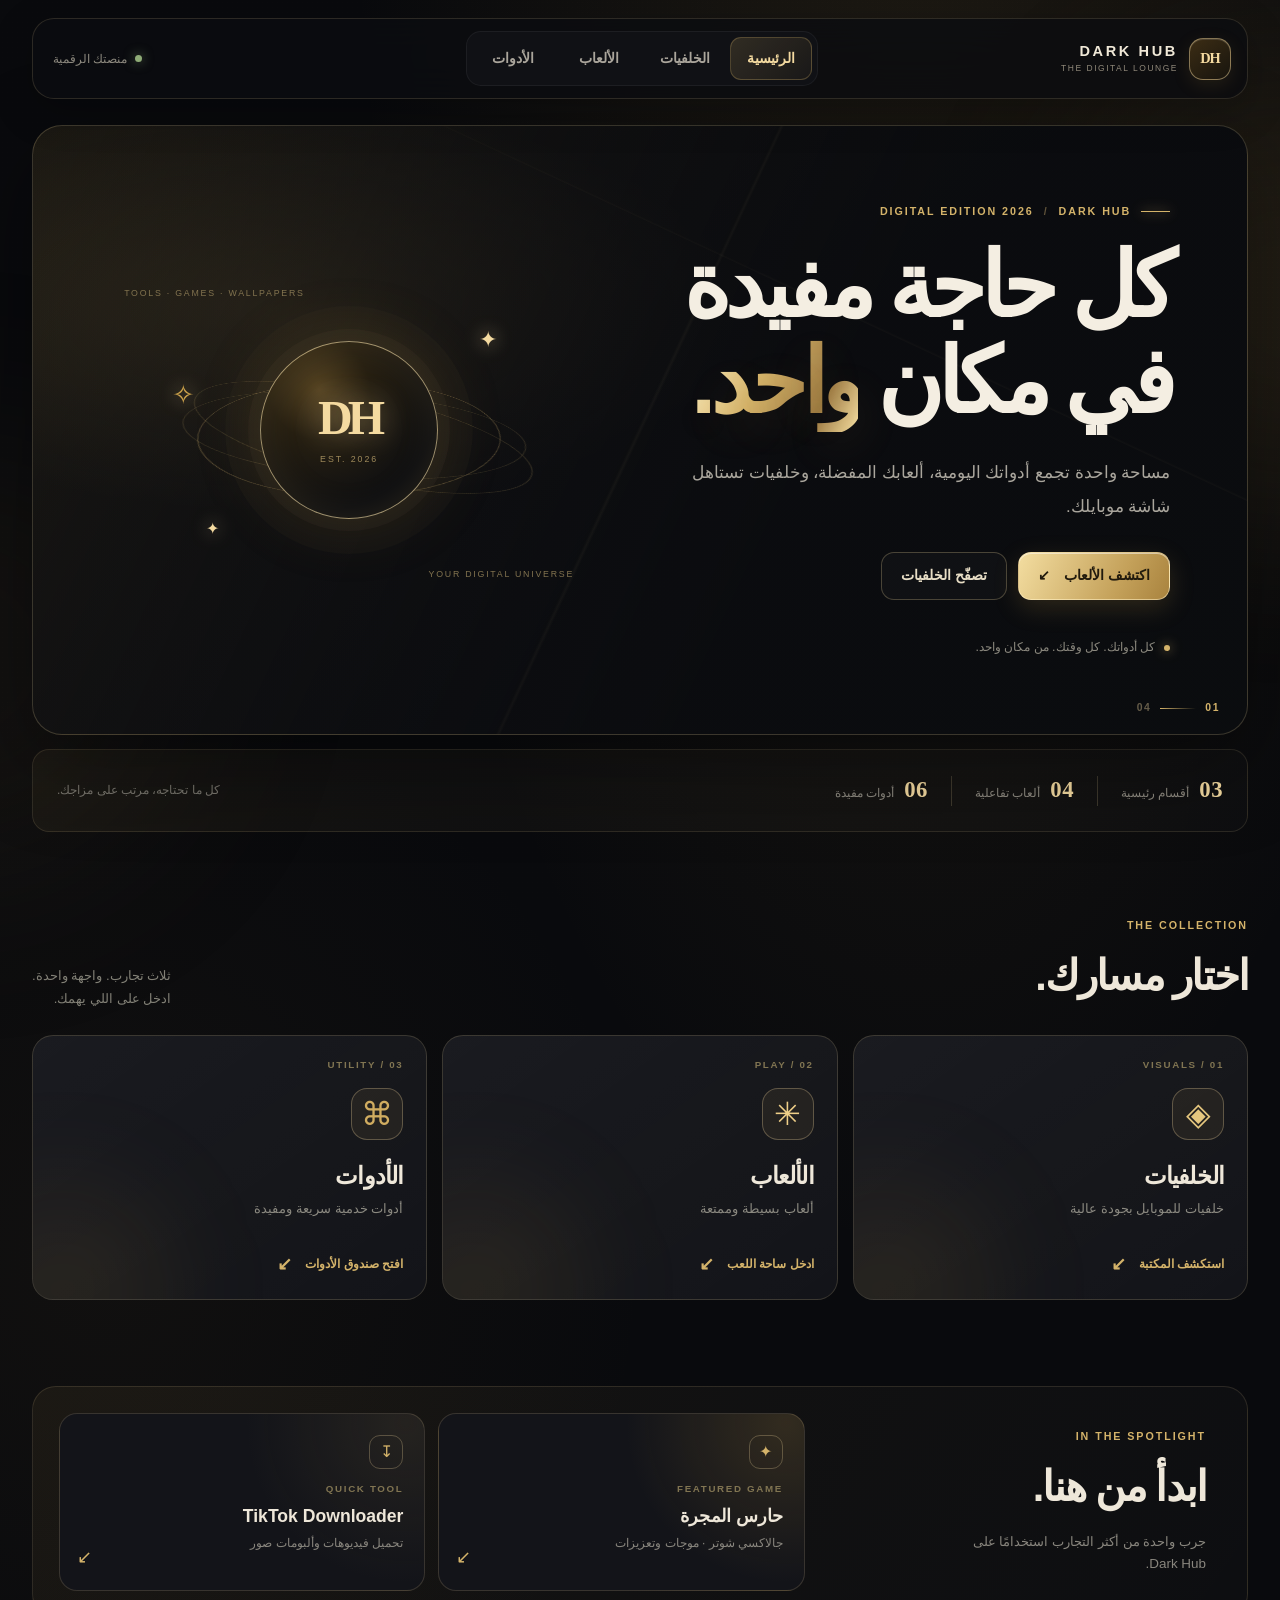
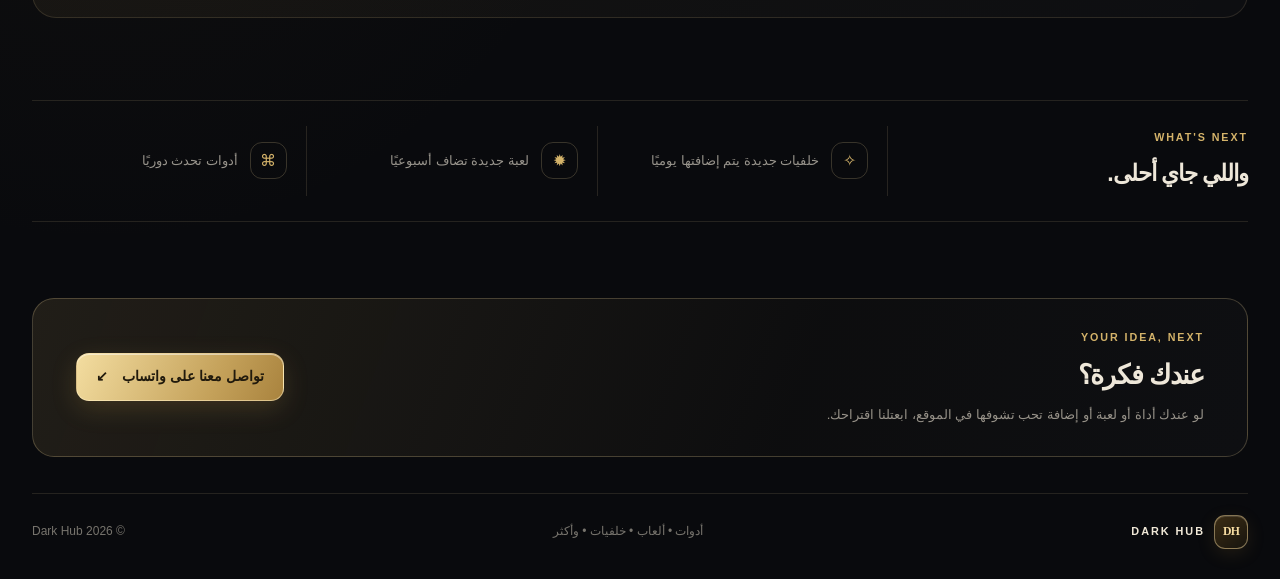
<file: index.html>
<!doctype html>
<html lang="ar" dir="rtl">
<head>
  <meta charset="utf-8">
  <meta name="viewport" content="width=device-width, initial-scale=1">
  <meta name="theme-color" content="#090a0d">
  <meta name="description" content="Dark Hub — أدوات وألعاب وخلفيات في تجربة عربية واحدة.">
  <title>Dark Hub — عالمك الرقمي</title>
  <link rel="stylesheet" href="css/site.css">
  <script src="js/app.js" defer></script>
</head>
<body>
  <div class="ambient ambient-one" aria-hidden="true"></div>
  <div class="ambient ambient-two" aria-hidden="true"></div>

  <div class="app-shell">
    <header class="topbar">
      <a class="brand" href="#home" data-route="home" aria-label="Dark Hub — الرئيسية">
        <span class="brand-mark">DH</span>
        <span class="brand-copy"><strong>DARK HUB</strong><small>THE DIGITAL LOUNGE</small></span>
      </a>
      <button class="menu-toggle" id="menuToggle" type="button" aria-label="فتح قائمة التنقل" aria-expanded="false">
        <span></span><span></span>
      </button>
      <nav class="main-nav" id="mainNav" aria-label="التنقل الرئيسي">
        <button type="button" class="nav-link is-active" data-route="home">الرئيسية</button>
        <button type="button" class="nav-link" data-route="wallpapers">الخلفيات</button>
        <button type="button" class="nav-link" data-route="games">الألعاب</button>
        <button type="button" class="nav-link" data-route="tools">الأدوات</button>
      </nav>
      <div class="topbar-side"><span class="status-dot"></span><span>منصتك الرقمية</span></div>
    </header>

    <main id="mainContent">
      <section class="screen screen-home" id="screenHome" data-screen="home">
        <section class="hero">
          <div class="hero-copy">
            <p class="eyebrow"><span class="eyebrow-line"></span> DARK HUB <span class="eyebrow-sep">/</span> DIGITAL EDITION 2026</p>
            <h1>كل حاجة مفيدة<br>في مكان <span>واحد.</span></h1>
            <p class="hero-lede">مساحة واحدة تجمع أدواتك اليومية، ألعابك المفضلة، وخلفيات تستاهل شاشة موبايلك.</p>
            <div class="hero-actions">
              <button class="button button-gold" type="button" data-open-page="games">اكتشف الألعاب <span aria-hidden="true">↙</span></button>
              <button class="button button-outline" type="button" data-open-page="wallpapers">تصفّح الخلفيات</button>
            </div>
            <div class="hero-footnote"><span class="live-mark"></span> كل أدواتك. كل وقتك. من مكان واحد.</div>
          </div>
          <div class="hero-art" aria-hidden="true">
            <div class="art-orbit orbit-a"></div>
            <div class="art-orbit orbit-b"></div>
            <div class="art-orbit orbit-c"></div>
            <div class="art-core"><span>DH</span><small>EST. 2026</small></div>
            <div class="art-caption caption-top">TOOLS · GAMES · WALLPAPERS</div>
            <div class="art-caption caption-bottom">YOUR DIGITAL UNIVERSE</div>
            <span class="spark spark-one">✦</span><span class="spark spark-two">✧</span><span class="spark spark-three">✦</span>
          </div>
          <div class="hero-index"><span>01</span><i></i><span>04</span></div>
        </section>

        <section class="stats-row" aria-label="أقسام الموقع">
          <div class="stat"><strong>03</strong><span>أقسام رئيسية</span></div>
          <span class="stat-divider"></span>
          <div class="stat"><strong>04</strong><span>ألعاب تفاعلية</span></div>
          <span class="stat-divider"></span>
          <div class="stat"><strong>06</strong><span>أدوات مفيدة</span></div>
          <span class="stat-note">كل ما تحتاجه، مرتب على مزاجك.</span>
        </section>

        <section class="collection">
          <div class="section-heading">
            <div><p class="eyebrow">THE COLLECTION</p><h2>اختار مسارك.</h2></div>
            <p>ثلاث تجارب. واجهة واحدة.<br>ادخل على اللي يهمك.</p>
          </div>
          <div class="collection-grid">
            <button class="collection-card card-wallpapers" type="button" data-open-page="wallpapers">
              <span class="card-no">01 / VISUALS</span>
              <span class="collection-icon">◈</span>
              <span class="collection-title">الخلفيات</span>
              <span class="collection-desc">خلفيات للموبايل بجودة عالية</span>
              <span class="card-link">استكشف المكتبة <b>↙</b></span>
              <span class="card-glow"></span>
            </button>
            <button class="collection-card card-games" type="button" data-open-page="games">
              <span class="card-no">02 / PLAY</span>
              <span class="collection-icon">✳</span>
              <span class="collection-title">الألعاب</span>
              <span class="collection-desc">ألعاب بسيطة وممتعة</span>
              <span class="card-link">ادخل ساحة اللعب <b>↙</b></span>
              <span class="card-glow"></span>
            </button>
            <button class="collection-card card-tools" type="button" data-open-page="tools">
              <span class="card-no">03 / UTILITY</span>
              <span class="collection-icon">⌘</span>
              <span class="collection-title">الأدوات</span>
              <span class="collection-desc">أدوات خدمية سريعة ومفيدة</span>
              <span class="card-link">افتح صندوق الأدوات <b>↙</b></span>
              <span class="card-glow"></span>
            </button>
          </div>
        </section>

        <section class="feature-strip">
          <div class="strip-heading">
            <p class="eyebrow">IN THE SPOTLIGHT</p>
            <h2>ابدأ من هنا.</h2>
            <p>جرب واحدة من أكثر التجارب استخدامًا على Dark Hub.</p>
          </div>
          <button class="spotlight spotlight-game" type="button" data-open-page="space">
            <span class="spotlight-icon">✦</span>
            <span class="spotlight-label">FEATURED GAME</span>
            <strong>حارس المجرة</strong>
            <span class="spotlight-sub">جالاكسي شوتر · موجات وتعزيزات</span>
            <span class="spotlight-arrow">↙</span>
          </button>
          <button class="spotlight spotlight-tool" type="button" data-open-page="downloader">
            <span class="spotlight-icon">↧</span>
            <span class="spotlight-label">QUICK TOOL</span>
            <strong>TikTok Downloader</strong>
            <span class="spotlight-sub">تحميل فيديوهات وألبومات صور</span>
            <span class="spotlight-arrow">↙</span>
          </button>
        </section>

        <section class="promise-row">
          <div class="promise-title"><p class="eyebrow">WHAT'S NEXT</p><h2>واللي جاي أحلى.</h2></div>
          <div class="promise-item"><span>✧</span><p>خلفيات جديدة يتم إضافتها يوميًا</p></div>
          <div class="promise-item"><span>✹</span><p>لعبة جديدة تضاف أسبوعيًا</p></div>
          <div class="promise-item"><span>⌘</span><p>أدوات تحدث دوريًا</p></div>
        </section>

        <section class="contact-band">
          <div><p class="eyebrow">YOUR IDEA, NEXT</p><h2>عندك فكرة؟</h2><p>لو عندك أداة أو لعبة أو إضافة تحب تشوفها في الموقع، ابعتلنا اقتراحك.</p></div>
          <a href="https://wa.me/201098029320" target="_blank" rel="noopener noreferrer" class="button button-gold">تواصل معنا على واتساب <span>↙</span></a>
        </section>
      </section>

      <section class="screen screen-workspace" id="screenWorkspace" data-screen="workspace" hidden>
        <div class="workspace-heading">
          <div><p class="eyebrow" id="workspaceKicker">DARK HUB / EXPERIENCE</p><h1 id="workspaceTitle">استكشف الموقع</h1></div>
          <button class="button button-outline workspace-back" type="button" data-route="home">العودة للرئيسية <span>↙</span></button>
        </div>
        <div class="frame-shell">
          <div class="frame-topline"><span class="frame-light"></span><span class="frame-light"></span><span class="frame-light"></span><span id="frameLabel">DARK HUB EXPERIENCE</span><span class="frame-live"><i></i> LIVE</span></div>
          <iframe id="featureFrame" title="تجربة Dark Hub" loading="lazy" allow="fullscreen"></iframe>
        </div>
      </section>
    </main>

    <footer class="site-footer">
      <a class="footer-brand" href="#home" data-route="home"><span class="brand-mark">DH</span><strong>DARK HUB</strong></a>
      <span>أدوات • ألعاب • خلفيات • وأكثر</span>
      <span>© 2026 Dark Hub</span>
    </footer>
  </div>
</body>
</html>
</file>
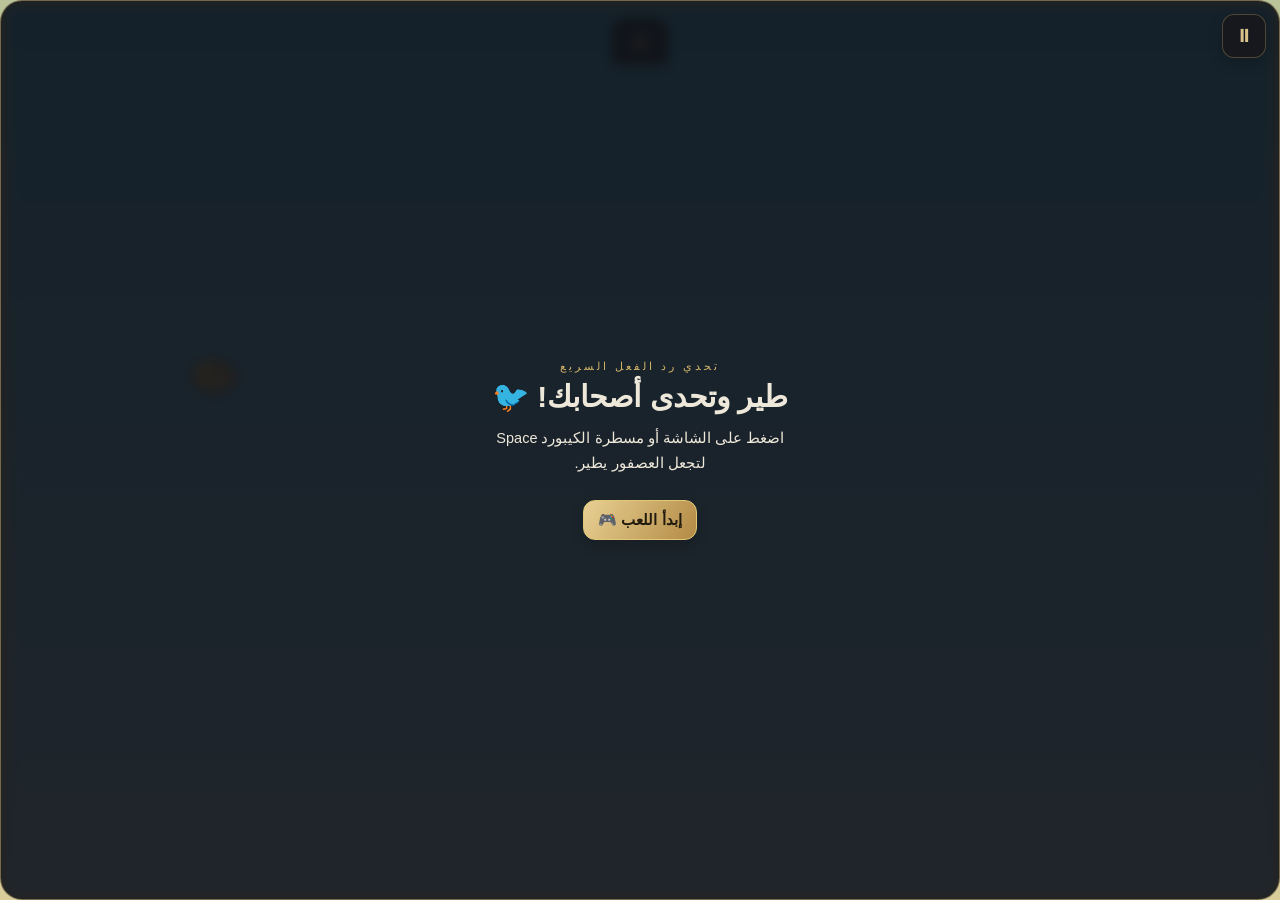
<file: pages/flappy.html>
<!DOCTYPE html>
<html lang="ar" dir="rtl">
<head>
<meta charset="UTF-8">
<meta name="viewport" content="width=device-width, initial-scale=1.0, maximum-scale=1.0, user-scalable=no">
<title>الطائر المغامر Pro 🐦</title>
<link rel="preconnect" href="https://fonts.googleapis.com">
<link href="https://fonts.googleapis.com/css2?family=IBM+Plex+Sans+Arabic:wght@400;500;600;700&family=JetBrains+Mono:wght@600;700&display=swap" rel="stylesheet">
<link rel="stylesheet" href="../css/pages/flappy.css">
  <link rel="stylesheet" href="../css/features.css">
</head>
<body>
    <div id="game-container">
        <div class="score-board" id="score-val">0</div>

        <button class="pause-btn" id="pause-btn">⏸</button>

        <div id="pauseOverlay">
            <h2>⏸ توقف مؤقت</h2>
            <div class="pause-actions">
                <button class="pause-resume" id="resume-btn">استمرار ▶️</button>
                <button class="btn-main" style="padding:12px 20px; font-size:14px; background:var(--panel); color:var(--ink); border: 1px solid var(--panel-line);" onclick="window.location.href='games.html'">الألعاب 🎮</button>
            </div>
        </div>

        <div id="msg-screen">
            <div class="eyebrow">تحدي رد الفعل السريع</div>
            <h2 id="msg-title">طير وتحدى أصحابك! 🐦</h2>
            <p id="msg-desc">اضغط على الشاشة أو مسطرة الكيبورد Space لتجعل العصفور يطير.</p>
            <button class="btn-start" id="start-btn">إبدأ اللعب 🎮</button>
        </div>

        <div id="bird"></div>
    </div>

    <script src="../js/pages/flappy.js"></script>
</body>
</html>
</file>
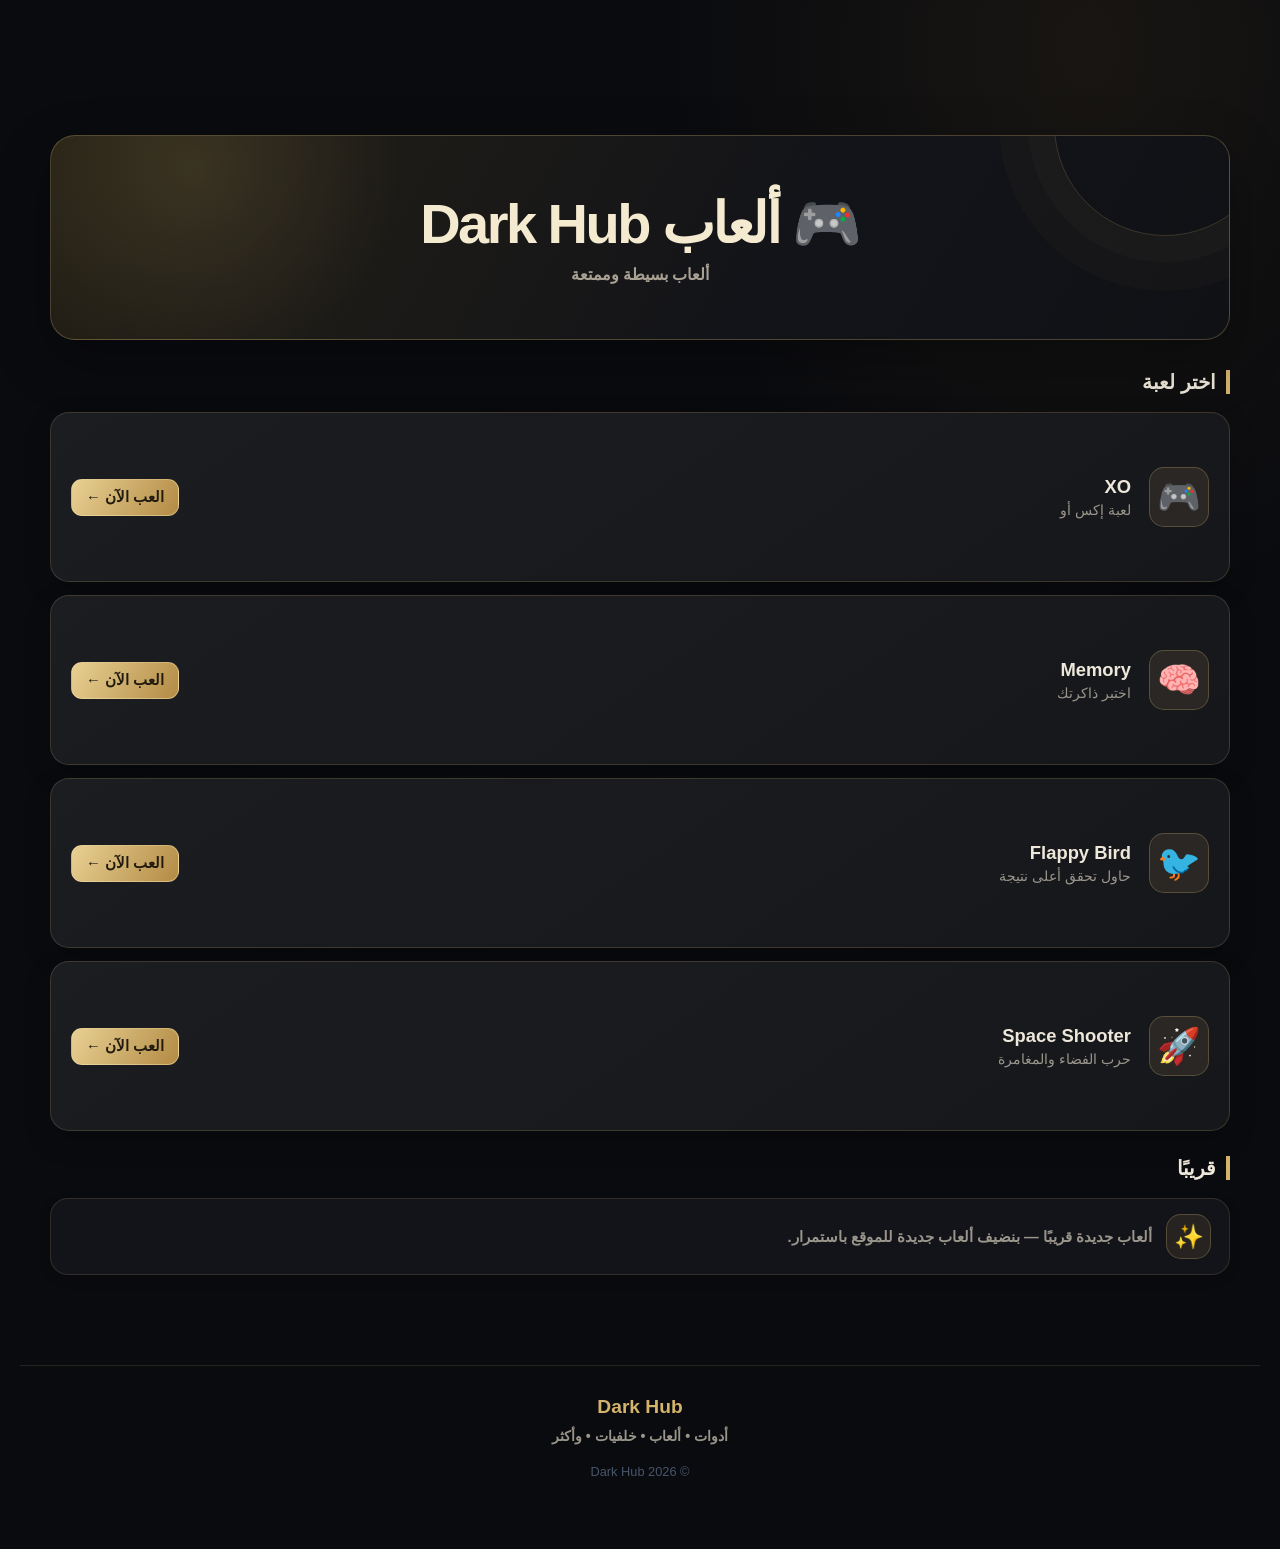
<file: pages/games.html>
<!DOCTYPE html>
<html lang="ar" dir="rtl">
<head>
<meta charset="UTF-8">
<meta name="viewport" content="width=device-width, initial-scale=1.0, maximum-scale=1.0, user-scalable=no">
<title>ألعاب Dark Hub 🎮</title>
<link rel="preconnect" href="https://fonts.googleapis.com">
<link href="https://fonts.googleapis.com/css2?family=JetBrains+Mono:wght@600;700&display=swap" rel="stylesheet">
<link rel="stylesheet" href="../css/pages/games.css">
  <link rel="stylesheet" href="../css/features.css">
</head>
<body>

  <!-- شريط التنقل العلوي -->
  <header>
      <a href="../index.html" class="logo">Dark Hub</a>
      <nav>
          <a href="../index.html">الرئيسية</a>
          <a href="wallpapers.html">الخلفيات</a>
          <a href="games.html" class="active">الألعاب</a>
          <a href="Tools.html">الأدوات</a>
      </nav>
  </header>

  <!-- محتوى صفحة الألعاب الرئيسي -->
  <div class="view-page">
    <div class="page-container-menu">

      <section class="hero">
        <h1>🎮 ألعاب Dark Hub</h1>
        <p>ألعاب بسيطة وممتعة</p>
      </section>

      <div>
        <h2 class="section-title">اختر لعبة</h2>
        <div class="categories-grid">
          
          <!-- زر لعبة XO -->
          <a href="ox.html" class="category-card">
            <div class="category-info">
              <div class="category-icon">🎮</div>
              <div class="category-text">
                <h3>XO</h3>
                <p>لعبة إكس أو</p>
              </div>
            </div>
            <div class="category-link">العب الآن ←</div>
          </a>

          <!-- زر لعبة Memory -->
          <a href="memory.html" class="category-card">
            <div class="category-info">
              <div class="category-icon">🧠</div>
              <div class="category-text">
                <h3>Memory</h3>
                <p>اختبر ذاكرتك</p>
              </div>
            </div>
            <div class="category-link">العب الآن ←</div>
          </a>

          <!-- زر لعبة Flappy Bird -->
          <a href="flappy.html" class="category-card">
            <div class="category-info">
              <div class="category-icon">🐦</div>
              <div class="category-text">
                <h3>Flappy Bird</h3>
                <p>حاول تحقق أعلى نتيجة</p>
              </div>
            </div>
            <div class="category-link">العب الآن ←</div>
          </a>

          <!-- زر اللعبة الجديدة (Space Shooter مثلاً أو أي لعبة جديدة) -->
          <a href="space_shooter.html" class="category-card">
            <div class="category-info">
              <div class="category-icon">🚀</div>
              <div class="category-text">
                <h3>Space Shooter</h3>
                <p>حرب الفضاء والمغامرة</p>
              </div>
            </div>
            <div class="category-link">العب الآن ←</div>
          </a>

        </div>
      </div>

      <div>
        <h2 class="section-title">قريبًا</h2>
        <div class="updates-grid">
          <div class="update-card" style="width: 100%;">
            <div class="update-icon">✨</div>
            <div class="update-text">ألعاب جديدة قريبًا — بنضيف ألعاب جديدة للموقع باستمرار.</div>
          </div>
        </div>
      </div>

    </div>

    <!-- تذييل الصفحة -->
    <footer>
      <div class="footer-content">
        <div class="footer-logo">Dark Hub</div>
        <div class="footer-desc">أدوات • ألعاب • خلفيات • وأكثر</div>
        <div class="footer-bottom">© 2026 Dark Hub</div>
      </div>
    </footer>
  </div>

</body>
</html>
</file>
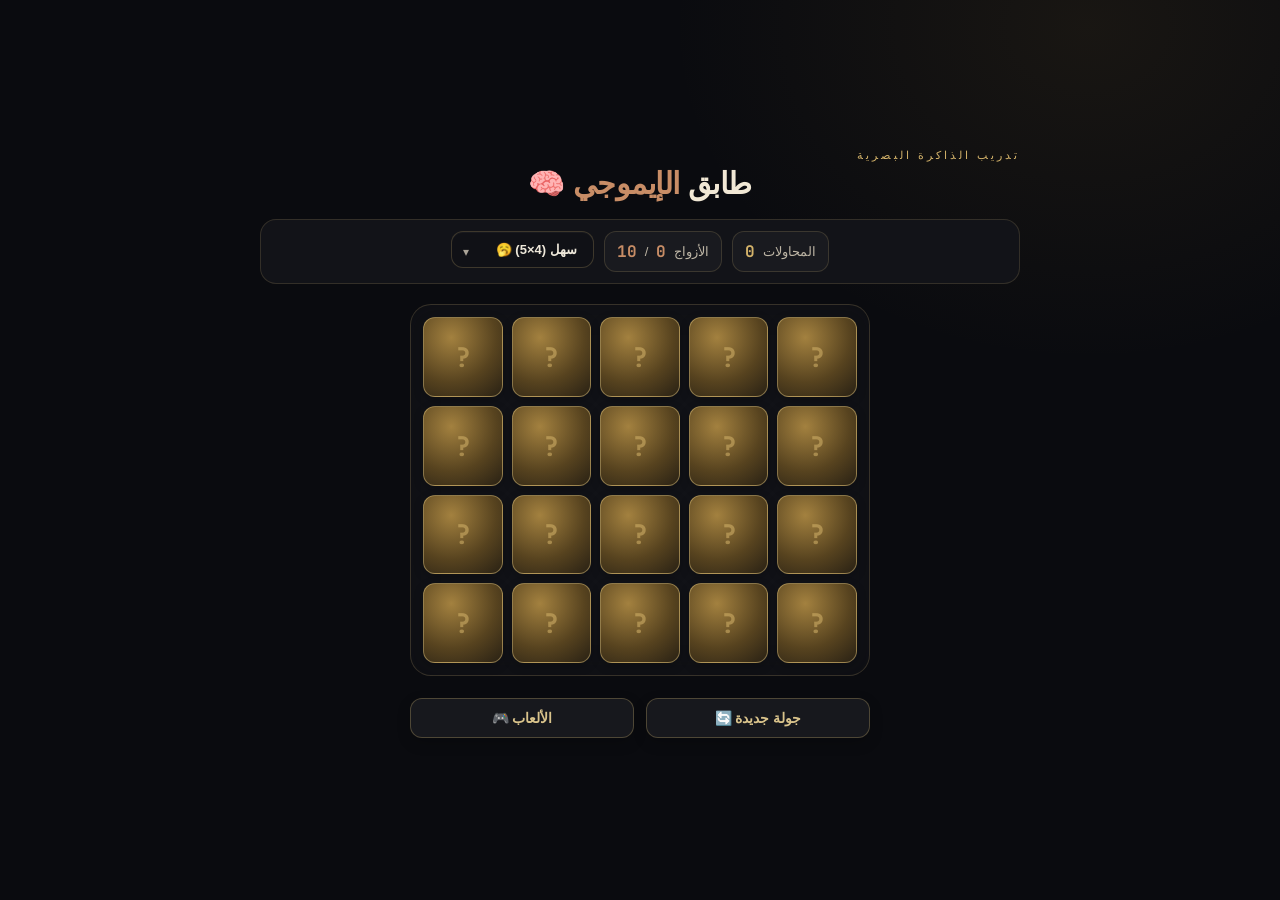
<file: pages/memory.html>
<!DOCTYPE html>
<html lang="ar" dir="rtl">
<head>
<meta charset="UTF-8">
<meta name="viewport" content="width=device-width, initial-scale=1.0, maximum-scale=1.0, user-scalable=no">
<title>طابق الإيموجي | تدريب الذاكرة</title>
<link rel="preconnect" href="https://fonts.googleapis.com">
<link href="https://fonts.googleapis.com/css2?family=IBM+Plex+Sans+Arabic:wght@400;500;600;700&family=JetBrains+Mono:wght@600;700&display=swap" rel="stylesheet">
<link rel="stylesheet" href="../css/pages/memory.css">
  <link rel="stylesheet" href="../css/features.css">
</head>
<body>


  <div id="winOverlay">
    <h2>🏆 عاش يا وحش!</h2>
    <p id="winDesc"></p>
    <button class="win-btn" onclick="closeWin()">جولة جديدة 🔄</button>
  </div>

  <div class="eyebrow">تدريب الذاكرة البصرية</div>
  <h1>طابق <span>الإيموجي</span> 🧠</h1>

  <div class="hud">
    <div class="stat-pill stat-moves">المحاولات <b id="moves-count">0</b></div>
    <div class="stat-pill stat-matches">الأزواج <b id="match-count">0</b>/<b class="mono" id="total-pairs">10</b></div>
    <div class="select-wrap">
      <select id="difficulty" onchange="resetGame()">
        <option value="easy" selected>سهل (4×5) 🥱</option>
        <option value="medium">متوسط (5×6) 🤔</option>
        <option value="hard">صعب (6×6) 🔥</option>
      </select>
    </div>
  </div>

  <div class="game-grid" id="grid"></div>

  <div class="actions">
    <button class="btn-nav-back" onclick="resetGame()">جولة جديدة 🔄</button>
    <a href="games.html" class="btn-nav-back">الألعاب 🎮</a>
  </div>

<script src="../js/pages/memory.js"></script>
</body>
</html>
</file>
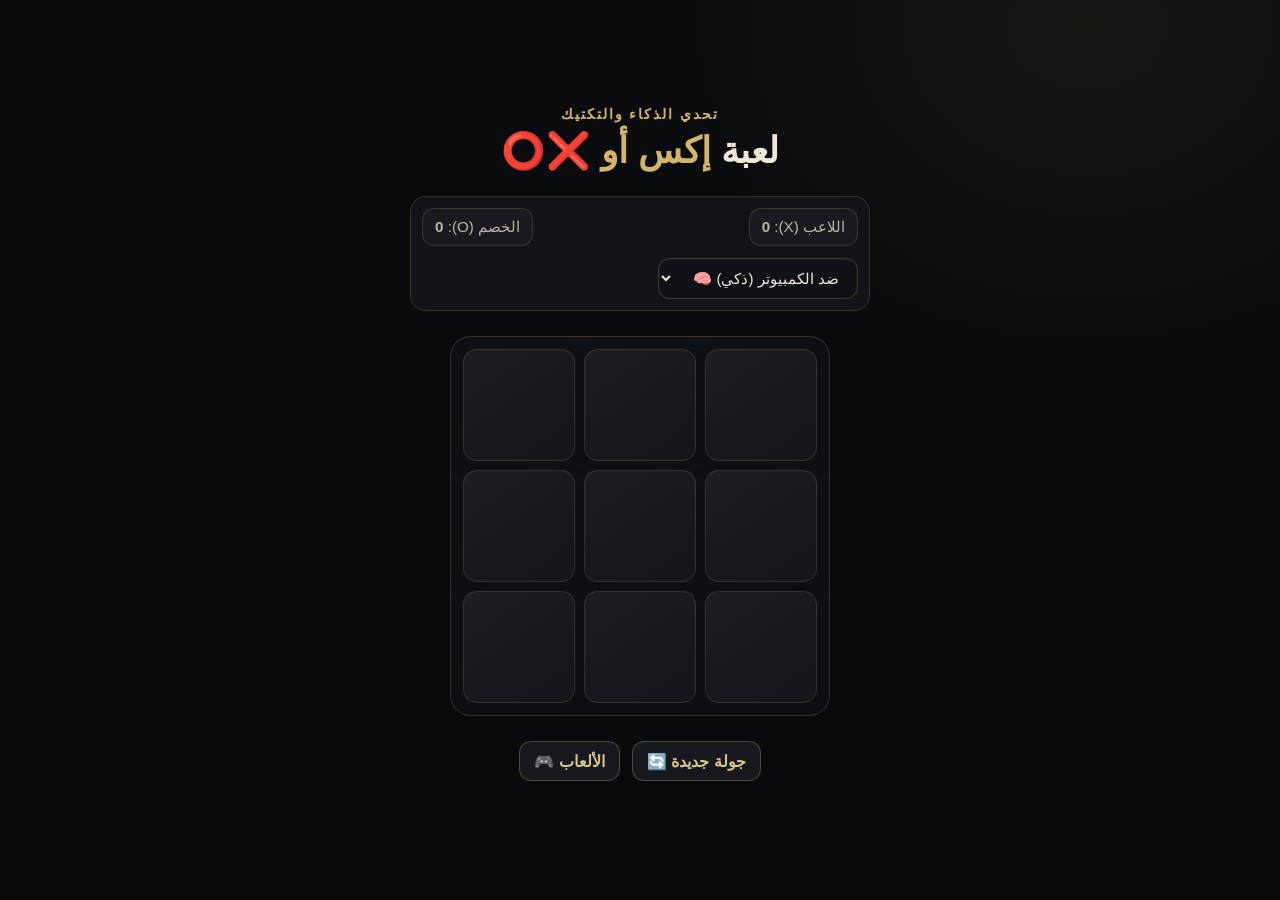
<file: pages/ox.html>
<!DOCTYPE html>
<html lang="ar" dir="rtl">
<head>
    <meta charset="UTF-8">
    <meta name="viewport" content="width=device-width, initial-scale=1.0">
    <title>لعبة إكس أو | تحدي الذكاء والتكتيك</title>
    <link rel="stylesheet" href="../css/pages/ox.css">
  <link rel="stylesheet" href="../css/features.css">
</head>
<body>

  <div id="page-ox" class="view-page">
    <div id="ox-winOverlay" class="overlay-modal">
      <h2 id="ox-winTitle">🏆 الفائز!</h2>
      <p id="ox-winDesc">تهانينا على الأداء الممتاز</p>
      <button class="win-btn" onclick="resetOxGame()">جولة جديدة 🔄</button>
    </div>

    <div class="eyebrow">تحدي الذكاء والتكتيك</div>
    <h1>لعبة <span>إكس أو</span> ❌⭕</h1>

    <div class="hud">
      <div class="stat-pill stat-player">اللاعب (X): <b id="ox-score-x">0</b></div>
      <div class="stat-pill stat-comp">الخصم (O): <b id="ox-score-o">0</b></div>
      <div class="select-wrap">
        <select id="ox-mode" onchange="resetOxGame()">
          <option value="ai-easy">ضد الكمبيوتر (سهل) 🥱</option>
          <option value="ai-hard" selected>ضد الكمبيوتر (ذكي) 🧠</option>
          <option value="pvp">لاعبين (نفس الجهاز) 👥</option>
        </select>
      </div>
    </div>

    <div class="ox-grid" id="ox-grid"></div>

    <div class="actions">
      <button class="btn-nav-back" style="color:var(--cyan); border-color:var(--cyan);" onclick="resetOxGame()">جولة جديدة 🔄</button>
<button class="btn-nav-back" onclick="window.location.href='games.html'">الألعاب 🎮</button>
  </div>

  <script src="../js/pages/ox.js"></script>
</body>
</html>
</file>
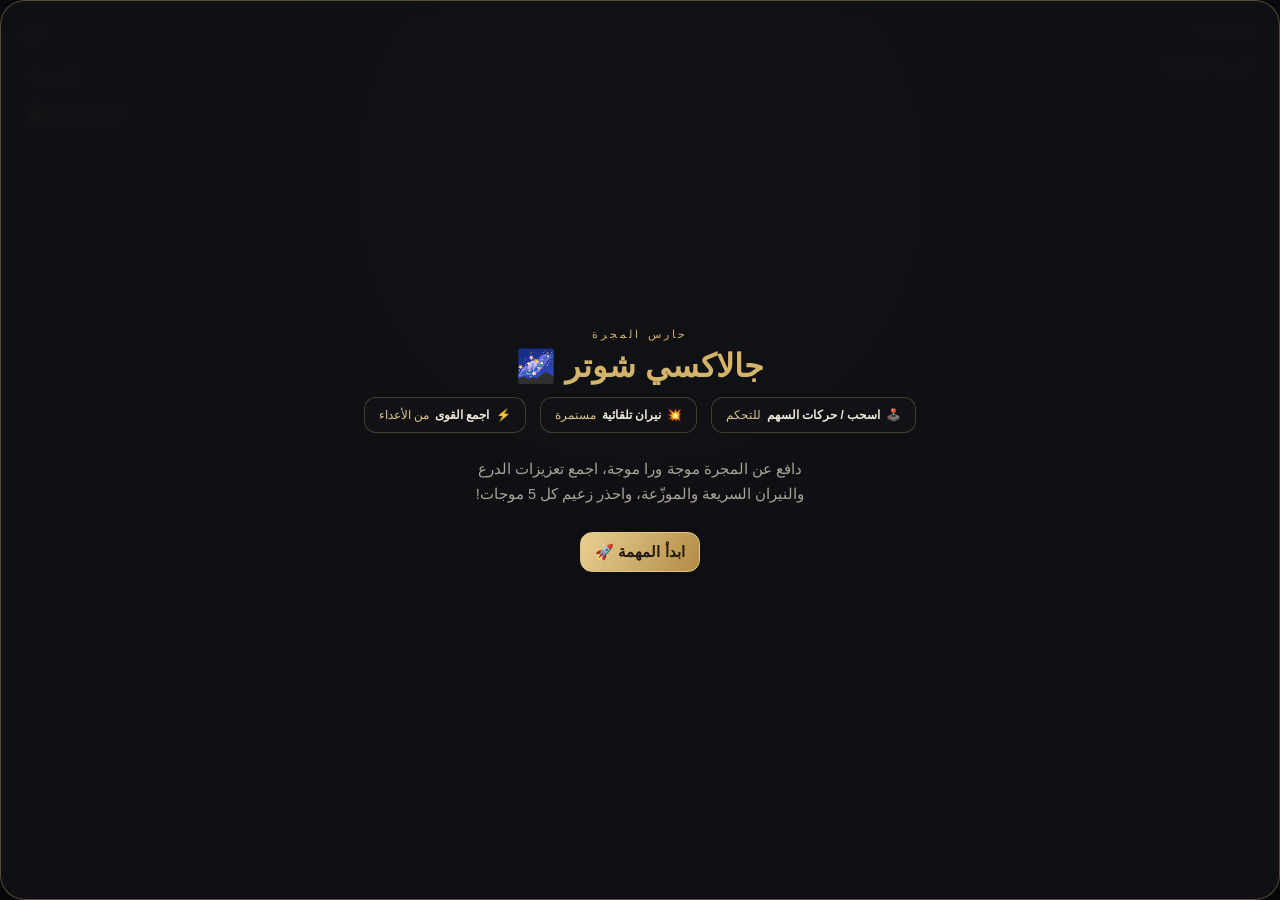
<file: pages/space_shooter.html>
<!DOCTYPE html>
<html lang="ar" dir="rtl">
<head>
<meta charset="UTF-8">
<meta name="viewport" content="width=device-width, initial-scale=1.0, maximum-scale=1.0, user-scalable=no">
<title>جالاكسي شوتر | حارس المجرة</title>
<link rel="preconnect" href="https://fonts.googleapis.com">
<link href="https://fonts.googleapis.com/css2?family=IBM+Plex+Sans+Arabic:wght@400;500;600;700&family=JetBrains+Mono:wght@600;700&display=swap" rel="stylesheet">
<link rel="stylesheet" href="../css/pages/space-shooter.css">
  <link rel="stylesheet" href="../css/features.css">
</head>
<body>

<div id="stage">
  <canvas id="game"></canvas>

  <div class="hud">
    <div class="hud-left">
      <div class="pill">السكور <b id="hudScore">0</b></div>
      <div class="pill lives">الدروع <b id="hudLives">❤️❤️❤️</b></div>
    </div>
    <div class="hud-right">
      <button class="pause-btn" onclick="pauseGame()">⏸</button>
      <div class="pill">الموجة <b id="hudWave">1</b></div>
      <div class="pill" id="diffPill">الصعوبة <b id="hudDiff">سهل 🥱</b></div>
      <div class="pill combo" id="comboPill">كومبو <b id="hudCombo">x1</b></div>
    </div>
  </div>

  <div class="buffs">
    <div class="buff-chip buff-shield" id="chipShield">🛡️ درع</div>
    <div class="buff-chip buff-rapid" id="chipRapid">⚡ سريع</div>
    <div class="buff-chip buff-weapon" id="chipWeapon">🔱 موزّع</div>
  </div>

  <div id="nukeFlash"></div>

  <div class="overlay" id="startScreen" style="display:flex;">
    <div class="eyebrow">حارس المجرة</div>
    <h2>جالاكسي شوتر 🌌</h2>
    <div class="how-to">
      <div class="how-chip">🕹️ <b>اسحب / حركات السهم</b> للتحكم</div>
      <div class="how-chip">💥 <b>نيران تلقائية</b> مستمرة</div>
      <div class="how-chip">⚡ <b>اجمع القوى</b> من الأعداء</div>
    </div>
    <p>دافع عن المجرة موجة ورا موجة، اجمع تعزيزات الدرع والنيران السريعة والموزّعة، واحذر زعيم كل 5 موجات!</p>
    <button class="btn-main" onclick="startGame()">ابدأ المهمة 🚀</button>
  </div>

  <div class="overlay" id="gameOverScreen">
    <div class="eyebrow">انتهت المهمة</div>
    <h2 id="goTitle" style="color:var(--pink);">💥 سقطت مركبتك</h2>
    <p id="goDesc"></p>
    <button class="btn-main" onclick="startGame()">مهمة جديدة 🔄</button>
  </div>

  <div class="overlay" id="pauseOverlay">
    <h2>⏸ توقف مؤقت</h2>
    <div class="pause-actions">
      <button class="pause-resume" onclick="resumeGame()">استمرار ▶️</button>
<button class="pause-link" onclick="window.location.href='games.html'">الألعاب 🎮</button>  </div>
</div>

<script src="../js/pages/space-shooter.js"></script>
</body>
</html>
</file>
<file: css/site.css>
@charset "UTF-8";
:root {
  color-scheme: dark;
  --night:#090a0d;
  --night-2:#101116;
  --panel:#14151b;
  --panel-2:#1a1b21;
  --gold:#d4b36a;
  --gold-bright:#f4daa0;
  --gold-soft:#8e7141;
  --ivory:#f5f0e4;
  --muted:#aaa49a;
  --line:rgba(225,193,123,.19);
  --line-bright:rgba(225,193,123,.4);
  --shadow:0 28px 90px rgba(0,0,0,.38);
}
* { box-sizing:border-box; }
html { min-width:320px; scroll-behavior:smooth; }
body {
  min-height:100vh; margin:0; overflow-x:hidden;
  background:
    radial-gradient(ellipse at 72% -12%,rgba(161,126,54,.14),transparent 36rem),
    radial-gradient(ellipse at 8% 58%,rgba(99,77,40,.09),transparent 34rem),
    var(--night);
  color:var(--ivory);
  font-family:"Segoe UI",Tahoma,Arial,sans-serif;
  line-height:1.65;
  -webkit-font-smoothing:antialiased;
}
body::after {
  content:""; position:fixed; inset:0; z-index:-1; pointer-events:none; opacity:.11;
  background-image:radial-gradient(rgba(255,226,164,.6) .45px,transparent .55px);
  background-size:5px 5px; mix-blend-mode:soft-light;
}
button,a { -webkit-tap-highlight-color:transparent; }
button { color:inherit; font:inherit; cursor:pointer; }
a { color:inherit; }
[hidden] { display:none!important; }
.ambient { position:fixed; z-index:-1; width:34vw; height:34vw; min-width:260px; min-height:260px; border-radius:50%; filter:blur(105px); pointer-events:none; opacity:.13; }
.ambient-one { inset-inline-start:-18vw; top:9vh; background:#a3813f; }
.ambient-two { inset-inline-end:-20vw; bottom:3vh; background:#62502f; }
.app-shell { width:min(1320px,calc(100% - 64px)); margin:0 auto; }
.topbar {
  position:sticky; top:14px; z-index:50; margin-top:18px; min-height:78px; padding:12px 16px 12px 20px;
  display:grid; grid-template-columns:1fr auto 1fr; align-items:center; gap:22px;
  border:1px solid rgba(244,218,160,.14); border-radius:22px;
  background:rgba(12,13,17,.82); box-shadow:0 12px 42px rgba(0,0,0,.23); backdrop-filter:blur(20px);
}
.brand,.footer-brand { width:max-content; display:flex; align-items:center; gap:11px; text-decoration:none; }
.brand-mark {
  width:42px; height:42px; display:grid; place-items:center; border:1px solid rgba(244,218,160,.48);
  border-radius:14px; background:linear-gradient(145deg,#3c2d14,#17140e); color:var(--gold-bright);
  font-family:Georgia,serif; font-size:.9rem; font-weight:bold; letter-spacing:-.08em;
  box-shadow:inset 0 1px rgba(255,255,255,.13),0 5px 18px rgba(172,130,53,.14);
}
.brand-copy { display:grid; line-height:1.08; }
.brand-copy strong,.footer-brand strong { color:#f0e8d7; font-size:.91rem; font-weight:850; letter-spacing:.18em; }
.brand-copy small { margin-top:5px; color:#8f8779; font-size:.53rem; letter-spacing:.18em; }
.main-nav { display:flex; align-items:center; gap:4px; padding:5px; border:1px solid rgba(255,255,255,.055); border-radius:15px; background:#101115; }
.nav-link {
  min-width:82px; padding:9px 15px; border:1px solid transparent; border-radius:11px;
  background:transparent; color:#aaa59b; font-size:.88rem; font-weight:650; transition:.2s ease;
}
.nav-link:hover { color:var(--ivory); background:rgba(255,255,255,.045); }
.nav-link.is-active { border-color:rgba(212,179,106,.27); background:linear-gradient(135deg,rgba(212,179,106,.17),rgba(142,113,65,.08)); color:var(--gold-bright); }
.topbar-side { justify-self:end; display:flex; align-items:center; gap:8px; color:#8d897f; font-size:.76rem; }
.status-dot,.live-mark,.frame-live i { display:inline-block; width:7px; height:7px; border-radius:50%; background:#8fac77; box-shadow:0 0 12px rgba(143,172,119,.7); }
.menu-toggle { display:none; }
.screen { animation:screenIn .42s cubic-bezier(.2,.7,.2,1) both; }
@keyframes screenIn { from { opacity:0; transform:translateY(10px); } to { opacity:1; transform:none; } }
.hero {
  position:relative; min-height:530px; margin-top:26px; padding:clamp(36px,6vw,78px);
  display:grid; grid-template-columns:minmax(0,1.08fr) minmax(300px,.92fr); align-items:center; gap:20px;
  overflow:hidden; isolation:isolate; border:1px solid rgba(244,218,160,.2); border-radius:30px;
  background:
    linear-gradient(115deg,rgba(10,11,14,.26),rgba(10,11,14,.86) 62%),
    radial-gradient(ellipse at 20% 30%,rgba(207,169,91,.18),transparent 29rem),
    linear-gradient(135deg,#211d14,#101115 57%,#111217);
  box-shadow:var(--shadow);
}
.hero::before {
  content:""; position:absolute; inset:0; z-index:-1; opacity:.3;
  background:linear-gradient(115deg,transparent 0 49.8%,rgba(244,218,160,.13) 50%,transparent 50.2%),
    linear-gradient(25deg,transparent 0 68%,rgba(244,218,160,.09) 68.1%,transparent 68.3%);
  mask-image:linear-gradient(90deg,transparent,black 45%,black);
}
.hero-copy { max-width:660px; }
.eyebrow { margin:0 0 17px; display:flex; align-items:center; gap:10px; color:var(--gold); font-size:.67rem; font-weight:750; letter-spacing:.18em; }
.eyebrow-line { display:inline-block; width:29px; height:1px; background:var(--gold); box-shadow:0 0 12px var(--gold); }
.eyebrow-sep { color:#61543b; }
.hero h1 { margin:0; color:#f4eee2; font-size:clamp(3.2rem,7vw,6.3rem); font-weight:820; line-height:1.08; letter-spacing:-.065em; }
.hero h1 span {
  color:transparent; background:linear-gradient(115deg,#fff1c4 4%,#d4b36a 42%,#9a7841 77%,#f0d99d 98%);
  -webkit-background-clip:text; background-clip:text; text-shadow:0 12px 46px rgba(205,166,82,.11);
}
.hero-lede { max-width:480px; margin:25px 0 0; color:#aaa69d; font-size:1.05rem; line-height:2; }
.hero-actions { margin-top:29px; display:flex; flex-wrap:wrap; gap:11px; }
.button {
  min-height:48px; padding:11px 19px; display:inline-flex; align-items:center; justify-content:center; gap:14px;
  border:1px solid transparent; border-radius:13px; font-size:.9rem; font-weight:760; text-decoration:none; transition:.22s ease;
}
.button-gold {
  border-color:rgba(255,239,196,.52);
  background:linear-gradient(115deg,#f3dda0,#c4a15a 67%,#a9833e);
  color:#211a0d; box-shadow:0 8px 26px rgba(190,149,70,.2),inset 0 1px rgba(255,255,255,.48);
}
.button-gold:hover { transform:translateY(-3px); box-shadow:0 14px 34px rgba(190,149,70,.3),inset 0 1px rgba(255,255,255,.48); }
.button-outline { border-color:rgba(244,218,160,.25); background:rgba(255,255,255,.025); color:#e7ddc5; }
.button-outline:hover { border-color:rgba(244,218,160,.55); background:rgba(212,179,106,.08); transform:translateY(-2px); }
.hero-footnote { margin-top:37px; display:flex; align-items:center; gap:9px; color:#8c897f; font-size:.77rem; }
.live-mark { width:6px; height:6px; background:var(--gold); box-shadow:0 0 12px rgba(212,179,106,.75); }
.hero-art { position:relative; min-height:360px; display:grid; place-items:center; perspective:900px; }
.art-core {
  position:relative; z-index:2; width:178px; height:178px; display:flex; flex-direction:column; align-items:center; justify-content:center;
  border:1px solid rgba(255,230,170,.6); border-radius:50%;
  background:radial-gradient(circle at 33% 27%,#554322 0,#261f12 29%,#0d0e11 70%);
  color:var(--gold-bright); box-shadow:0 0 0 12px rgba(212,179,106,.035),0 0 0 35px rgba(212,179,106,.024),0 0 70px rgba(193,151,62,.17),inset 0 0 36px rgba(218,181,96,.13);
}
.art-core span { font:700 3rem/1 Georgia,serif; letter-spacing:-.1em; text-shadow:0 0 28px rgba(244,218,160,.4); }
.art-core small { margin-top:10px; color:#9f8a5b; font-size:.55rem; letter-spacing:.22em; }
.art-orbit { position:absolute; width:260px; height:260px; border:1px solid rgba(234,199,122,.28); border-radius:50%; transform:rotateX(68deg) rotateZ(-27deg); }
.orbit-a { width:300px; height:300px; border-color:rgba(234,199,122,.3); }
.orbit-b { width:385px; height:180px; transform:rotateX(65deg) rotateZ(34deg); border-color:rgba(234,199,122,.17); }
.orbit-c { width:210px; height:350px; transform:rotateX(67deg) rotateZ(-74deg); border-color:rgba(234,199,122,.15); }
.art-caption { position:absolute; z-index:3; color:#82734f; font-size:.55rem; letter-spacing:.2em; }
.caption-top { top:10%; inset-inline-end:3%; }
.caption-bottom { bottom:8%; inset-inline-start:3%; }
.spark { position:absolute; z-index:3; color:var(--gold-bright); text-shadow:0 0 18px rgba(244,218,160,.75); }
.spark-one { top:20%; inset-inline-start:19%; font-size:1.4rem; }
.spark-two { top:34%; inset-inline-end:13%; color:#cfa44c; font-size:1.7rem; }
.spark-three { bottom:19%; inset-inline-end:20%; font-size:1rem; }
.hero-index { position:absolute; bottom:21px; inset-inline-start:27px; display:flex; align-items:center; gap:9px; color:#655c49; font:600 .65rem/1 "Segoe UI",sans-serif; letter-spacing:.15em; }
.hero-index span:first-child { color:var(--gold); }
.hero-index i { width:36px; height:1px; background:linear-gradient(90deg,var(--gold),transparent); }
.stats-row { min-height:83px; margin:14px 0 85px; padding:15px 24px; display:flex; align-items:center; gap:23px;
  border:1px solid rgba(244,218,160,.12); border-radius:17px; background:linear-gradient(100deg,rgba(212,179,106,.055),rgba(255,255,255,.015)); }
.stat { display:flex; align-items:baseline; gap:10px; white-space:nowrap; }
.stat strong { color:var(--gold-bright); font:600 1.42rem/1 Georgia,serif; letter-spacing:.02em; }
.stat span { color:#8e8a80; font-size:.76rem; }
.stat-divider { width:1px; height:30px; background:rgba(244,218,160,.19); }
.stat-note { margin-inline-start:auto; color:#79766e; font-size:.75rem; }
.collection { margin-bottom:86px; }
.section-heading { margin-bottom:24px; display:flex; align-items:end; justify-content:space-between; gap:20px; }
.section-heading .eyebrow,.promise-title .eyebrow,.strip-heading .eyebrow,.contact-band .eyebrow { margin-bottom:7px; }
.section-heading h2,.strip-heading h2,.promise-title h2,.contact-band h2 { margin:0; color:#eee7d9; font-size:clamp(1.7rem,3.5vw,2.6rem); font-weight:780; letter-spacing:-.045em; }
.section-heading>p { margin:0; color:#828076; font-size:.82rem; line-height:1.8; }
.collection-grid { display:grid; grid-template-columns:repeat(3,minmax(0,1fr)); gap:15px; }
.collection-card {
  --card-accent:#d4b36a; position:relative; min-height:265px; padding:21px 23px 20px; overflow:hidden;
  display:flex; flex-direction:column; align-items:flex-start; text-align:start;
  border:1px solid rgba(244,218,160,.17); border-radius:21px;
  background:linear-gradient(145deg,rgba(255,255,255,.045),rgba(255,255,255,.012)),#101116;
  color:var(--ivory); isolation:isolate; transition:transform .25s ease,border-color .25s ease,box-shadow .25s ease;
}
.collection-card:hover { transform:translateY(-6px); border-color:rgba(244,218,160,.48); box-shadow:0 22px 45px rgba(0,0,0,.28); }
.collection-icon { width:52px; height:52px; margin:15px 0 16px; display:grid; place-items:center; border:1px solid rgba(244,218,160,.29); border-radius:16px; background:rgba(212,179,106,.075); color:var(--card-accent); font:2rem/1 Georgia,serif; }
.card-no,.spotlight-label { color:#817552; font-size:.61rem; font-weight:700; letter-spacing:.17em; }
.collection-title { color:#eee7d9; font-size:1.5rem; font-weight:800; letter-spacing:-.035em; }
.collection-desc { margin-top:3px; color:#8b8980; font-size:.82rem; }
.card-link { margin-top:auto; padding-top:23px; display:flex; align-items:center; gap:13px; color:var(--gold); font-size:.78rem; font-weight:750; }
.card-link b { font-size:1.1rem; transition:transform .2s ease; }
.collection-card:hover .card-link b { transform:translate(-3px,3px); }
.card-glow { position:absolute; inset-inline-end:-75px; bottom:-95px; z-index:-1; width:210px; height:210px; border-radius:50%; background:rgba(205,166,82,.09); filter:blur(54px); }
.card-wallpapers { --card-accent:#e5c77e; }
.card-games { --card-accent:#efcf88; }
.card-tools { --card-accent:#d0ac60; }
.feature-strip { margin-bottom:82px; padding:26px; display:grid; grid-template-columns:1.1fr 1fr 1fr; align-items:stretch; gap:13px; border:1px solid rgba(244,218,160,.13); border-radius:24px; background:linear-gradient(125deg,rgba(204,167,89,.065),rgba(255,255,255,.018)); }
.strip-heading { padding:12px 15px; align-self:center; }
.strip-heading>p:last-child { max-width:250px; margin:10px 0 0; color:#89867e; font-size:.84rem; }
.spotlight { position:relative; min-height:178px; padding:21px; overflow:hidden; display:flex; flex-direction:column; align-items:flex-start; text-align:start; border:1px solid rgba(244,218,160,.16); border-radius:18px; background:#131419; transition:.22s ease; }
.spotlight:hover { border-color:rgba(244,218,160,.48); transform:translateY(-4px); }
.spotlight-game { background:radial-gradient(circle at 95% 5%,rgba(190,148,58,.18),transparent 10rem),#131419; }
.spotlight-tool { background:radial-gradient(circle at 95% 5%,rgba(114,97,59,.19),transparent 10rem),#131419; }
.spotlight-icon { width:34px; height:34px; margin-bottom:12px; display:grid; place-items:center; border:1px solid rgba(244,218,160,.27); border-radius:11px; color:var(--gold); }
.spotlight strong { margin-top:5px; color:#eee7d9; font-size:1.1rem; }
.spotlight-sub { margin-top:3px; color:#89867e; font-size:.75rem; }
.spotlight-arrow { position:absolute; bottom:17px; inset-inline-end:17px; color:var(--gold); font-size:1.15rem; }
.promise-row { margin-bottom:76px; padding:25px 0; display:grid; grid-template-columns:1.25fr repeat(3,1fr); align-items:center; gap:16px; border-block:1px solid rgba(244,218,160,.12); }
.promise-title h2 { font-size:1.45rem; }
.promise-item { min-height:70px; padding-inline-start:19px; display:flex; align-items:center; gap:12px; border-inline-start:1px solid rgba(244,218,160,.13); }
.promise-item span { width:37px; height:37px; display:grid; place-items:center; border:1px solid rgba(244,218,160,.2); border-radius:12px; color:var(--gold); }
.promise-item p { margin:0; color:#97938b; font-size:.8rem; }
.contact-band { margin-bottom:36px; padding:30px clamp(20px,4vw,43px); display:flex; align-items:center; justify-content:space-between; gap:22px; border:1px solid rgba(244,218,160,.23); border-radius:22px; background:linear-gradient(110deg,rgba(212,179,106,.12),rgba(212,179,106,.025) 63%,rgba(255,255,255,.025)); }
.contact-band h2 { font-size:1.7rem; }
.contact-band p:last-child { max-width:640px; margin:6px 0 0; color:#969188; font-size:.82rem; }
.site-footer { min-height:86px; padding:19px 0 28px; display:flex; align-items:center; justify-content:space-between; gap:18px; border-top:1px solid rgba(244,218,160,.12); color:#77746d; font-size:.75rem; }
.footer-brand .brand-mark { width:34px; height:34px; border-radius:11px; font-size:.74rem; }
.footer-brand strong { font-size:.68rem; }
.footer-brand { gap:9px; }
.workspace-heading { margin:35px 0 19px; display:flex; align-items:end; justify-content:space-between; gap:18px; }
.workspace-heading .eyebrow { margin-bottom:7px; }
.workspace-heading h1 { margin:0; color:#f1eadc; font-size:clamp(1.8rem,4vw,3rem); font-weight:800; letter-spacing:-.05em; }
.workspace-back { min-height:42px; }
.frame-shell { overflow:hidden; border:1px solid rgba(244,218,160,.24); border-radius:22px; background:#0c0d11; box-shadow:0 30px 85px rgba(0,0,0,.34); }
.frame-topline { height:42px; padding:0 15px; display:flex; align-items:center; gap:7px; border-bottom:1px solid rgba(244,218,160,.12); background:#111217; }
.frame-light { width:8px; height:8px; border-radius:50%; background:#514e46; }
.frame-light:first-child { background:#d3ae64; }
.frame-topline>span:nth-child(4) { margin-inline-start:11px; color:#79766d; font-size:.57rem; letter-spacing:.17em; }
.frame-live { margin-inline-start:auto; display:flex; align-items:center; gap:7px; color:#8a927a; font-size:.59rem; letter-spacing:.12em; }
.frame-live i { width:6px; height:6px; background:#8fac77; }
#featureFrame { width:100%; height:min(1000px,calc(100vh - 205px)); min-height:720px; display:block; border:0; background:#0a0b0e; }
.menu-toggle { border:0; }
@media(max-width:1000px) {
  .app-shell { width:min(100% - 38px,900px); }
  .topbar { grid-template-columns:1fr auto; }
  .topbar-side { display:none; }
  .main-nav { justify-self:end; }
  .hero { min-height:470px; grid-template-columns:1fr .75fr; padding:42px; }
  .hero-art { transform:scale(.84); }
  .feature-strip { grid-template-columns:1fr 1fr; }
  .strip-heading { grid-column:1/-1; }
  .promise-row { grid-template-columns:repeat(3,1fr); }
  .promise-title { grid-column:1/-1; }
  .promise-item:first-of-type { border:0; padding:0; }
}
@media(max-width:700px) {
  .app-shell { width:calc(100% - 24px); }
  .topbar { top:7px; margin-top:8px; min-height:64px; padding:9px 11px; gap:10px; border-radius:17px; }
  .brand-mark { width:37px; height:37px; }
  .brand-copy strong { font-size:.78rem; }
  .brand-copy small { font-size:.48rem; }
  .menu-toggle { width:40px; height:40px; justify-self:end; display:flex; flex-direction:column; justify-content:center; gap:6px; padding:9px; border:1px solid rgba(244,218,160,.2); border-radius:12px; background:#15161b; }
  .menu-toggle span { height:1px; width:100%; background:var(--gold-bright); }
  .main-nav { position:absolute; top:calc(100% + 8px); inset-inline:0; padding:7px; display:none; flex-direction:column; align-items:stretch; border:1px solid var(--line-bright); border-radius:16px; background:rgba(12,13,17,.97); box-shadow:var(--shadow); }
  .main-nav.is-open { display:flex; }
  .nav-link { width:100%; text-align:right; }
  .hero { min-height:unset; margin-top:14px; padding:30px 22px 25px; grid-template-columns:1fr; gap:0; border-radius:23px; }
  .hero-copy { position:relative; z-index:3; }
  .hero h1 { font-size:clamp(2.9rem,14vw,4.6rem); }
  .hero-lede { margin-top:17px; font-size:.93rem; }
  .hero-actions { margin-top:22px; }
  .hero-footnote { margin-top:22px; font-size:.68rem; }
  .hero-art { min-height:210px; margin-top:3px; transform:scale(.69); transform-origin:center; }
  .hero-index { bottom:15px; inset-inline-start:16px; }
  .stats-row { margin:10px 0 58px; padding:15px 13px; flex-wrap:wrap; justify-content:center; gap:13px; }
  .stat { flex-direction:column; align-items:center; gap:2px; }
  .stat strong { font-size:1.18rem; }
  .stat span { font-size:.65rem; }
  .stat-divider { height:28px; }
  .stat-note { width:100%; margin:0; text-align:center; font-size:.68rem; }
  .collection { margin-bottom:58px; }
  .section-heading { align-items:start; flex-direction:column; gap:7px; }
  .section-heading>p { font-size:.75rem; }
  .collection-grid { grid-template-columns:1fr; gap:10px; }
  .collection-card { min-height:218px; padding:18px 19px; }
  .collection-icon { margin:10px 0 11px; }
  .feature-strip { margin-bottom:58px; padding:13px; grid-template-columns:1fr; }
  .strip-heading { grid-column:auto; padding:12px 7px; }
  .spotlight { min-height:158px; }
  .promise-row { margin-bottom:55px; padding:22px 0; grid-template-columns:1fr; gap:8px; }
  .promise-title { grid-column:auto; margin-bottom:7px; }
  .promise-title h2 { font-size:1.4rem; }
  .promise-item,.promise-item:first-of-type { min-height:57px; padding:0 4px; border-inline-start:0; border-top:1px solid rgba(244,218,160,.1); }
  .contact-band { margin-bottom:25px; padding:22px 18px; align-items:flex-start; flex-direction:column; }
  .contact-band h2 { font-size:1.5rem; }
  .contact-band .button { width:100%; }
  .site-footer { align-items:flex-start; flex-direction:column; gap:10px; }
  .workspace-heading { margin:24px 3px 13px; align-items:flex-start; flex-direction:column; }
  .workspace-back { width:100%; }
  .frame-shell { margin-inline:-1px; border-radius:16px; }
  .frame-topline { height:36px; }
  #featureFrame { height:calc(100vh - 180px); min-height:690px; }
}
@media(prefers-reduced-motion:reduce) {
  *,*::before,*::after { animation-duration:.01ms!important; animation-iteration-count:1!important; scroll-behavior:auto!important; transition-duration:.01ms!important; }
}
</file>
<file: css/pages/flappy.css>
:root{
    --panel: #12151cdd;
    --panel-line: #232833;
    --ink: #e7ebf2;
    --ink-dim: #8892a0;
    --amber: #f2b134;
    --cyan: #3ec9d6;
    --pink: #ff3d7f;
    --win: #52d17c;
  }

  *{ box-sizing: border-box; }

  body{
    margin: 0; padding: 0;
    background-color: #0a0c10;
    font-family: 'IBM Plex Sans Arabic', sans-serif;
    overflow: hidden;
    display: flex; justify-content: center; align-items: center;
    height: 100vh; width: 100vw;
    user-select: none;
    -webkit-tap-highlight-color: transparent;
  }

  .mono{ font-family: 'JetBrains Mono', monospace; }

  #game-container{
    width: 100%; height: 100%;
    background: linear-gradient(to bottom, #38bdf8, #bae6fd);
    position: relative;
    overflow: hidden;
  }

  /* ===== HUD ===== */
  .score-board{
    position: absolute;
    top: 18px; left: 50%;
    transform: translateX(-50%);
    background: var(--panel);
    backdrop-filter: blur(6px);
    border: 1px solid var(--panel-line);
    border-radius: 999px;
    padding: 8px 22px;
    font-family: 'JetBrains Mono', monospace;
    font-size: 1.4rem;
    font-weight: 700;
    color: var(--amber);
    z-index: 5;
    pointer-events: none;
  }

  .pause-btn{
    position: absolute;
    top: 14px;
    right: 14px;
    background: var(--panel);
    backdrop-filter: blur(6px);
    color: var(--ink);
    border: 1px solid var(--panel-line);
    width: 44px;
    height: 44px;
    border-radius: 50%;
    cursor: pointer;
    font-size: 18px;
    display: flex;
    align-items: center;
    justify-content: center;
    z-index: 30;
    transition: 0.2s;
  }
  .pause-btn:hover{ border-color: var(--cyan); }

  /* ===== bird ===== */
  #bird{
    width: 42px; height: 32px;
    background: linear-gradient(160deg, #ffd76a, var(--amber) 70%);
    border: 2px solid #b8790f;
    border-radius: 50%;
    position: absolute;
    left: 15%; top: 40%;
    z-index: 3;
    transition: transform 0.12s ease;
    box-shadow: 0 3px 10px rgba(0,0,0,0.2);
    pointer-events: none;
  }
  #bird::before{
    content: '';
    position: absolute;
    top: 6px; right: 9px;
    width: 6px; height: 6px;
    background-color: #1a1204;
    border-radius: 50%;
  }
  #bird::after{
    content: '';
    position: absolute;
    top: 10px; right: -10px;
    width: 0; height: 0;
    border-top: 5px solid transparent;
    border-bottom: 5px solid transparent;
    border-left: 12px solid var(--pink);
  }

  /* ===== pipes ===== */
  .pipe{
    width: 65px;
    background-color: #eab308;
    border: 3px solid #ca8a04;
    box-sizing: border-box;
    position: absolute;
    z-index: 2;
    background-image: linear-gradient(90deg, transparent 50%, rgba(202,138,4,0.3) 50%),
                      linear-gradient(rgba(202,138,4,0.3) 50%, transparent 50%);
    background-size: 15px 15px;
    pointer-events: none;
  }

  /* ===== message overlay ===== */
  #msg-screen{
    position: absolute;
    top: 0; left: 0; width: 100%; height: 100%;
    background-color: rgba(5,6,10,0.82);
    backdrop-filter: blur(6px);
    display: flex;
    flex-direction: column;
    align-items: center;
    justify-content: center;
    color: var(--ink);
    text-align: center;
    padding: 20px;
    box-sizing: border-box;
    z-index: 20;
  }

  #msg-screen .eyebrow{
    font-size: 11px;
    letter-spacing: 3px;
    color: var(--ink-dim);
    text-transform: uppercase;
    margin-bottom: 6px;
  }

  h2{
    font-size: clamp(22px, 6vw, 30px);
    margin: 0 0 12px;
    color: var(--amber);
    font-weight: 700;
  }

  p{
    font-size: 14.5px; max-width: 320px; margin: 0 0 24px;
    direction: rtl; line-height: 1.7; color: var(--ink-dim);
    white-space: pre-line;
  }
  p b{ color: var(--cyan); font-family: 'JetBrains Mono', monospace; }

  .btn-start{
    background: var(--amber);
    color: #1a1204;
    border: none;
    padding: 13px 38px;
    font-size: 15px;
    font-family: inherit;
    font-weight: 700;
    border-radius: 999px;
    cursor: pointer;
    box-shadow: 0 4px 16px rgba(242,177,52,0.3);
    transition: filter 0.2s, transform 0.15s;
  }
  .btn-start:hover{ filter: brightness(1.08); transform: translateY(-1px); }
  .btn-start:active{ transform: translateY(0); }

  /* ===== pause overlay ===== */
  #pauseOverlay{
    display:none;
    position: absolute;
    inset: 0;
    background: rgba(5,6,10,0.88);
    backdrop-filter: blur(6px);
    z-index: 25;
    justify-content:center;
    align-items:center;
    flex-direction: column;
    padding: 24px;
    text-align:center;
  }
  #pauseOverlay h2{ color: var(--cyan); font-size: clamp(20px, 5.5vh, 26px); margin: 0 0 22px; }

  .pause-actions{
    display:flex;
    flex-direction: column;
    gap: 10px;
    width: 100%;
    max-width: 260px;
  }
  .pause-actions button,
  .pause-actions a{
    padding: 12px 20px;
    border-radius: 10px;
    font-family: inherit;
    font-weight: 700;
    font-size: 14px;
    cursor: pointer;
    text-decoration: none;
    border: none;
  }
  .pause-resume{ background: var(--amber); color: #1a1204; }
  .pause-resume:hover{ filter: brightness(1.1); }
</file>
<file: css/features.css>
/* Shared luxury gold skin for the original interactive pages. */
:root {
  color-scheme:dark;
  --bg:#0a0b0f; --bg-color:#0a0b0f; --bg-dark:#111217; --card-bg:#15161b;
  --card-border:rgba(215,183,109,.2); --border:rgba(215,183,109,.2);
  --panel:#16171c; --panel-line:rgba(215,183,109,.23); --cell-bg:#141519;
  --cell-hover:#25221b; --text:#eee8da; --text-color:#eee8da; --text-main:#eee8da;
  --text-muted:#9a958a; --ink:#eee8da; --ink-dim:#aaa397;
  --primary:#d4b36a; --primary-cyan:#d4b36a; --secondary:#c88d66; --secondary-blue:#aa9164;
  --cyan:#d4b36a; --cyan-dim:rgba(212,179,106,.16); --pink:#c88d66;
  --amber:#e6ca87; --win:#b9cd87; --danger:#d97868; --accent:#d4b36a;
  --card-back-1:#8a6b31; --card-back-2:#3f321a; --card-front:#17181d;
}
* { box-sizing:border-box; }
html { color-scheme:dark; }
body {
  background:
    radial-gradient(ellipse at 85% 3%,rgba(155,119,50,.1),transparent 26rem),
    #0a0b0f!important;
  color:#eee8da!important; font-family:"Segoe UI",Tahoma,Arial,sans-serif!important;
}
body::before { opacity:.12; background-image:radial-gradient(rgba(229,204,142,.5) .45px,transparent .55px); }
.site-header,body>header:not(#mainHeader) { display:none!important; }
.page-container,.page-container-menu,.container {
  width:min(1180px,calc(100% - 36px))!important; max-width:1180px!important;
  margin:0 auto!important; padding:24px 0 55px!important;
}
.hero,#mainHeader {
  position:relative!important; overflow:hidden!important; isolation:isolate; margin:16px 0 30px!important;
  padding:clamp(27px,5vw,55px)!important; border:1px solid rgba(224,194,124,.27)!important;
  border-radius:25px!important; background:
    radial-gradient(circle at 12% 15%,rgba(215,183,109,.14),transparent 13rem),
    linear-gradient(120deg,#242015,#131419 62%,#101115)!important;
  color:#f2ead8!important; box-shadow:0 20px 55px rgba(0,0,0,.32);
}
.hero::after,#mainHeader::after { content:""; position:absolute; z-index:-1; width:220px; aspect-ratio:1; inset-inline-start:-4%; top:-60%; border:1px solid rgba(224,194,124,.2); border-radius:50%; box-shadow:0 0 0 26px rgba(224,194,124,.025),0 0 0 55px rgba(224,194,124,.02); }
.hero h1,#mainHeader h1 { color:#f4ead0!important; font-size:clamp(2rem,5vw,3.5rem)!important; font-weight:850!important; letter-spacing:-.045em; }
.hero p,#mainHeader p { color:#a9a194!important; }
.section-title { color:#eee8da!important; font-weight:850!important; }
.section-title::before { background:#d4b36a; }
.categories-grid,.tools-grid { grid-template-columns:repeat(auto-fit,minmax(min(100%,225px),1fr))!important; gap:13px!important; }
.category-card,.tool-card {
  position:relative; min-height:170px; padding:20px!important; overflow:hidden;
  border:1px solid rgba(224,194,124,.18)!important; border-radius:19px!important;
  background:linear-gradient(145deg,rgba(255,255,255,.035),rgba(255,255,255,.008)),#141519!important;
  color:#eee8da!important; box-shadow:0 10px 28px rgba(0,0,0,.2); transition:.22s ease;
}
.category-card:hover,.tool-card:hover { transform:translateY(-4px); border-color:rgba(224,194,124,.47)!important; box-shadow:0 18px 38px rgba(0,0,0,.3); }
.category-icon,.tool-card .icon,.update-icon {
  border:1px solid rgba(224,194,124,.25)!important; border-radius:15px!important;
  background:rgba(212,179,106,.1)!important; color:#e0c47e!important;
}
.category-text h3,.tool-card h3 { color:#eee8da!important; font-weight:800!important; }
.category-text p,.tool-card p,.update-text { color:#9b968c!important; }
.category-link,.use-tool-btn,.whatsapp-btn {
  min-height:37px; padding:8px 14px!important; border:1px solid rgba(242,220,165,.45)!important;
  border-radius:11px!important; background:linear-gradient(120deg,#e8d093,#b38b45)!important;
  color:#211a0e!important; font-weight:800!important;
}
.category-link { text-decoration:none!important; }
.updates-grid { gap:12px!important; }
.update-card { border:1px solid rgba(224,194,124,.15)!important; border-radius:18px!important; background:#131419!important; }
.contact-section { border:1px solid rgba(224,194,124,.2)!important; border-radius:22px!important; background:linear-gradient(125deg,rgba(212,179,106,.11),#141519)!important; color:#eee8da!important; }
.contact-section p { color:#a7a094!important; }
footer,.page-container footer,.page-container-menu footer { border-color:rgba(224,194,124,.13)!important; background:transparent!important; color:#8d887e!important; }
.footer-logo { color:#d4b36a!important; }
.search-box input,input:not([type="checkbox"]):not([type="radio"]):not([type="file"]),select,textarea {
  border:1px solid rgba(224,194,124,.22)!important; border-radius:12px!important;
  background:#101116!important; color:#eee8da!important; box-shadow:inset 0 1px 0 rgba(255,255,255,.035);
}
input:focus,select:focus,textarea:focus { border-color:#d4b36a!important; box-shadow:0 0 0 3px rgba(212,179,106,.13)!important; }
.cat-btn,.filter-btn,.btn-paste,.btn-main,.btn-back,.btn-action,.action-btn,.back-btn,.btn-nav-back,.win-btn,.btn-start,
.pause-btn,.pause-resume,.pause-link,.step-btn,.btn-cancel,.btn-clear,.btn-set,.lightbox-download,.close-lightbox,.modal-close {
  min-height:40px; padding:8px 14px!important; border:1px solid rgba(224,194,124,.27)!important;
  border-radius:12px!important; background:#17181d!important; color:#d9c38b!important;
  font-weight:750!important; box-shadow:0 5px 14px rgba(0,0,0,.18); transition:.18s ease;
}
.cat-btn:hover,.filter-btn:hover,.btn-main:hover,.btn-action:hover,.action-btn:hover,.btn-nav-back:hover,.win-btn:hover,.btn-start:hover {
  transform:translateY(-2px); border-color:rgba(224,194,124,.65)!important;
}
.cat-btn.active,.filter-btn.active,.btn-main,.action-btn,.btn-start,.win-btn,.btn-set,.lightbox-download {
  border-color:#e2c779!important; background:linear-gradient(120deg,#e8d093,#b38b45)!important; color:#211a0e!important;
}
.workbench { padding:clamp(16px,3vw,28px)!important; border:1px solid rgba(224,194,124,.18)!important; border-radius:22px!important; background:#121318!important; box-shadow:0 20px 55px rgba(0,0,0,.27); }
.tool-section { padding:clamp(17px,3vw,26px)!important; border:1px solid rgba(224,194,124,.14)!important; border-radius:18px!important; background:#17181d!important; }
.panel-title { color:#eee8da!important; font-weight:850!important; }
.panel-desc,.tool-section label { color:#a49c8e!important; }
.dropzone { border:1px dashed rgba(224,194,124,.46)!important; border-radius:17px!important; background:rgba(212,179,106,.055)!important; color:#dbc88e!important; }
.result-box { border:1px solid rgba(224,194,124,.2)!important; border-radius:14px!important; background:rgba(212,179,106,.08)!important; color:#e8d9ad!important; }
.custom-picker-card { border:1px solid rgba(224,194,124,.28)!important; border-radius:21px!important; background:#141519!important; color:#eee8da!important; box-shadow:0 24px 90px rgba(0,0,0,.58); }
.custom-picker-card h3 { color:#e2c779!important; }
.btn-cancel { color:#bdb5a5!important; }
.btn-clear { border-color:rgba(200,141,102,.32)!important; background:rgba(200,141,102,.08)!important; color:#dca184!important; }
.gallery { grid-template-columns:repeat(auto-fill,minmax(min(100%,180px),1fr))!important; gap:13px!important; }
.wallpaper-card { overflow:hidden; border:1px solid rgba(224,194,124,.18)!important; border-radius:17px!important; background:#141519!important; box-shadow:0 9px 25px rgba(0,0,0,.22); transition:.22s ease; }
.wallpaper-card:hover { transform:translateY(-4px); border-color:rgba(224,194,124,.5)!important; box-shadow:0 18px 38px rgba(0,0,0,.35); }
.wallpaper-img-container { overflow:hidden; border-radius:0!important; }
.wallpaper-card img { transition:transform .35s ease; }
.wallpaper-card:hover img { transform:scale(1.04); }
#lightbox { z-index:9999!important; background:rgba(6,7,9,.94)!important; }
.lightbox-content { border:1px solid rgba(224,194,124,.28); border-radius:18px!important; }
body:has(.ox-grid),body:has(.game-grid) { min-height:100vh; padding:22px 16px 35px; display:flex; flex-direction:column; align-items:center; justify-content:center; }
#page-ox,body:has(.game-grid)>.eyebrow,body:has(.game-grid)>h1,body:has(.game-grid)>.hud,body:has(.game-grid)>.game-grid,body:has(.game-grid)>.actions { width:min(760px,100%); }
#page-ox,body:has(.game-grid) { color:#eee8da!important; }
.eyebrow { color:#d4b36a!important; }
body:has(.ox-grid) h1,body:has(.game-grid) h1 { color:#f1e8d5!important; }
body:has(.ox-grid) .hud,body:has(.game-grid) .hud { padding:11px!important; border:1px solid rgba(224,194,124,.16)!important; border-radius:16px!important; background:#121318!important; }
.stat-pill { padding:9px 12px!important; border:1px solid rgba(224,194,124,.17)!important; border-radius:12px!important; background:#191a1f!important; color:#bdb5a5!important; }
.ox-grid,.game-grid { gap:9px!important; padding:12px!important; border:1px solid rgba(224,194,124,.18)!important; border-radius:21px!important; background:#111217!important; box-shadow:inset 0 0 30px rgba(0,0,0,.24); }
.ox-cell { border:1px solid rgba(224,194,124,.15)!important; border-radius:14px!important; background:linear-gradient(145deg,#1c1d22,#141519)!important; }
.ox-cell:hover { background:#29251b!important; }
.card-face { border-radius:12px!important; }
.card-face.card-back { border:1px solid rgba(234,206,133,.45); background:radial-gradient(circle at 35% 25%,#a3813f,#57431f 58%,#292114)!important; }
.card-face.card-front { border:1px solid rgba(224,194,124,.18); background:#17181d!important; color:#eee8da!important; }
.overlay-modal,#winOverlay { border:1px solid rgba(224,194,124,.35)!important; border-radius:23px!important; background:rgba(18,19,24,.97)!important; color:#eee8da!important; box-shadow:0 28px 90px rgba(0,0,0,.64)!important; }
body:has(#stage) { overflow:hidden; background:#08090c!important; color:#eee8da!important; }
#stage { background:radial-gradient(circle at 50% 20%,#292113,#090a0e 72%)!important; }
body:has(#stage) .pill,body:has(#stage) .buff-chip,body:has(#stage) .how-chip { border:1px solid rgba(224,194,124,.25)!important; border-radius:12px!important; background:rgba(18,19,24,.78)!important; color:#d8c58d!important; }
body:has(#stage) .overlay { border:1px solid rgba(224,194,124,.34)!important; border-radius:25px!important; background:rgba(16,17,21,.96)!important; color:#eee8da!important; box-shadow:0 25px 90px rgba(0,0,0,.65); }
body:has(#game-container) { background:#0d1118!important; }
#game-container { border:0!important; border-radius:0!important; box-shadow:inset 0 0 0 7px rgba(228,198,124,.76); }
#msg-screen { border:1px solid rgba(224,194,124,.45); border-radius:22px; background:rgba(17,18,23,.91)!important; color:#eee8da!important; }
#msg-screen h2,#msg-screen p { color:#eee8da!important; }
.score-board { border:1px solid rgba(224,194,124,.35); border-radius:12px!important; background:rgba(18,19,24,.82)!important; color:#e7cb82!important; }
#pauseOverlay { border-radius:20px!important; background:rgba(15,16,20,.96)!important; color:#eee8da!important; }
body:has(#linksInput) .container { width:min(850px,calc(100% - 32px))!important; max-width:850px!important; margin:25px auto!important; padding:clamp(18px,4vw,38px)!important; border:1px solid rgba(224,194,124,.22); border-radius:24px; background:#121318; box-shadow:0 24px 70px rgba(0,0,0,.35); }
body:has(#linksInput) h1 { color:#f1e8d5!important; font-weight:850!important; }
body:has(#linksInput) .subtitle { color:#aaa397!important; }
.results-grid { gap:13px!important; }
.result-card,.video-card,.image-card { border:1px solid rgba(224,194,124,.2)!important; border-radius:17px!important; background:#17181d!important; color:#eee8da!important; }
.modal { background:rgba(5,6,8,.94)!important; }
@media(max-width:760px) {
  .page-container,.page-container-menu,.container { width:calc(100% - 22px)!important; padding-top:15px!important; }
  .hero,#mainHeader { margin:10px 0 23px!important; padding:28px 20px!important; border-radius:20px!important; }
  .categories-grid,.tools-grid { grid-template-columns:1fr!important; }
  .category-card,.tool-card { min-height:150px; }
  .gallery { grid-template-columns:repeat(2,minmax(0,1fr))!important; gap:8px!important; }
  body:has(.ox-grid),body:has(.game-grid) { padding:14px 9px 24px; }
  .ox-grid,.game-grid { padding:7px!important; gap:6px!important; border-radius:17px!important; }
  .stat-pill { padding:7px!important; font-size:.78rem!important; }
  .form-row { grid-template-columns:1fr!important; }
  body:has(#linksInput) .container { margin:12px auto!important; border-radius:20px; }
}
@media(prefers-reduced-motion:reduce) {
  *,*::before,*::after { animation-duration:.01ms!important; scroll-behavior:auto!important; transition-duration:.01ms!important; }
}
</file>
<file: css/pages/games.css>
:root {
    --primary: #0084ff;
    --secondary: #00c6ff;
    --bg: #090d16;
    --card-bg: #131c2e;
    --card-hover: #1b2842;
    --text: #f1f5f9;
    --text-muted: #64748b;
    --border: #1e2d4a;
    --ink: #e7ebf2;
    --ink-dim: #8892a0;
    --cyan: #3ec9d6;
    --pink: #ff3d7f;
  }

  * { box-sizing: border-box; margin: 0; padding: 0; }

  html {
    width: 100%;
    background: var(--bg);
    color: var(--text);
    font-family: -apple-system, BlinkMacSystemFont, "Segoe UI", Roboto, sans-serif;
    user-select: none;
    -webkit-tap-highlight-color: transparent;
    overflow-y: scroll;
  }

  body {
    width: 100%;
    min-height: 100vh;
    background: var(--bg);
    color: var(--text);
    overflow-x: hidden;
    overflow-y: visible;
  }

  .mono{ font-family: 'JetBrains Mono', monospace; }

  /* شريط الموقع — أعلى الصفحة */
  header {
    position: fixed;
    top: 0;
    left: 0;
    right: 0;
    height: 65px;
    background: rgba(9, 13, 22, 0.85);
    backdrop-filter: blur(12px);
    border-bottom: 1px solid var(--border);
    display: flex;
    align-items: center;
    justify-content: space-between;
    padding: 0 6%;
    z-index: 1000;
  }

  .logo {
    font-size: 1.15rem;
    font-weight: 800;
    color: var(--secondary);
    text-decoration: none;
    display: flex;
    align-items: center;
    gap: 6px;
  }

  nav {
    display: flex;
    gap: 22px;
  }

  nav a {
    color: #94a3b8;
    text-decoration: none;
    font-size: 0.9rem;
    font-weight: 600;
    transition: 0.2s;
    padding: 6px 10px;
    border-radius: 8px;
  }

  nav a:hover, nav a.active {
    color: #ffffff;
    background: rgba(255, 255, 255, 0.04);
  }

  /* ===== الهيكل الرئيسي للقائمة ===== */
  .view-page {
    display: flex;
    flex-direction: column;
    align-items: center;
    width: 100%;
    min-height: 100vh;
    padding: 95px 20px 40px 20px;
  }

  .page-container-menu {
    max-width: 900px;
    width: 100%;
    margin: 0 auto;
  }

  .hero {
    text-align: center;
    padding: 35px 20px;
    background: radial-gradient(circle at center, rgba(0, 102, 255, 0.08) 0%, transparent 70%);
    border-radius: 20px;
    margin-bottom: 25px;
    border: 1px solid var(--border);
  }

  .hero h1 {
    font-size: 2rem;
    font-weight: 800;
    color: #ffffff;
    margin: 0 0 8px 0;
  }

  .hero p {
    color: var(--text-muted);
    font-size: 1rem;
    margin: 0;
    font-weight: 600;
  }

  .section-title {
    font-size: 1.25rem;
    font-weight: 800;
    color: #fff;
    margin-bottom: 18px;
    text-align: right;
    border-right: 4px solid var(--primary);
    padding-right: 10px;
  }

  .categories-grid {
    display: flex;
    flex-direction: column;
    gap: 14px;
    margin-bottom: 25px;
  }

  .category-card {
    background: var(--card-bg);
    border: 1px solid var(--border);
    border-radius: 16px;
    padding: 20px 24px;
    text-decoration: none;
    color: inherit;
    display: flex;
    align-items: center;
    justify-content: space-between;
    transition: 0.3s;
    box-shadow: 0 4px 15px rgba(0,0,0,0.2);
    cursor: pointer;
    width: 100%;
  }

  .category-card:hover {
    background: var(--card-hover);
    border-color: var(--primary);
    transform: translateY(-2px);
  }

  .category-info {
    display: flex;
    align-items: center;
    gap: 18px;
  }

  .category-icon {
    font-size: 2.2rem;
    background: #090d16;
    width: 60px;
    height: 60px;
    display: flex;
    align-items: center;
    justify-content: center;
    border-radius: 14px;
    border: 1px solid var(--border);
    flex-shrink: 0;
  }

  .category-text h3 {
    margin: 0 0 4px 0;
    font-size: 1.15rem;
    color: #fff;
    font-weight: 700;
  }

  .category-text p {
    margin: 0;
    color: var(--text-muted);
    font-size: 0.88rem;
  }

  .category-link {
    color: var(--secondary);
    font-weight: 700;
    font-size: 0.92rem;
    transition: 0.2s;
  }

  .category-card:hover .category-link {
    transform: translateX(-4px);
  }

  .updates-grid {
    display: grid;
    grid-template-columns: repeat(auto-fit, minmax(260px, 1fr));
    gap: 12px;
    margin-bottom: 35px;
  }

  .update-card {
    background: var(--card-bg);
    border: 1px solid var(--border);
    border-radius: 14px;
    padding: 15px 18px;
    display: flex;
    align-items: center;
    gap: 14px;
    box-shadow: 0 4px 12px rgba(0,0,0,0.15);
  }

  .update-icon {
    font-size: 1.5rem;
    background: #090d16;
    width: 45px;
    height: 45px;
    display: flex;
    align-items: center;
    justify-content: center;
    border-radius: 10px;
    border: 1px solid var(--border);
    flex-shrink: 0;
  }

  .update-text {
    font-size: 0.92rem;
    font-weight: 700;
    color: #e2e8f0;
  }

  /* Footer — أسفل الموقع */
  footer {
    background: #090d16;
    border-top: 1px solid var(--border);
    padding: 30px 20px;
    text-align: center;
    width: 100%;
    margin-top: auto;
  }

  .footer-content {
    max-width: 900px;
    margin: 0 auto;
    display: flex;
    flex-direction: column;
    align-items: center;
    gap: 10px;
  }

  .footer-logo {
    font-size: 1.2rem;
    font-weight: 800;
    color: var(--secondary);
  }

  .footer-desc {
    color: var(--text-muted);
    font-size: 0.88rem;
    font-weight: 600;
  }

  .footer-bottom {
    margin-top: 10px;
    color: #475569;
    font-size: 0.8rem;
  }

  @media (max-width: 768px) {
    header { padding: 0 15px; }
    nav {
      display: flex;
      gap: 8px;
      overflow-x: auto;
      max-width: 65%;
      scrollbar-width: none;
    }
    nav::-webkit-scrollbar { display: none; }
    nav a {
      font-size: 0.78rem;
      padding: 4px 8px;
      white-space: nowrap;
    }
  }
</file>
<file: css/pages/memory.css>
:root{
    --bg: #0a0c10;
    --panel: #12151c;
    --panel-line: #232833;
    --ink: #e7ebf2;
    --ink-dim: #8892a0;
    --pink: #ff3d7f;
    --pink-dim: #3d1526;
    --cyan: #3ec9d6;
    --cyan-dim: #14343a;
    --win: #52d17c;
    --card-back-1: #1a2130;
    --card-back-2: #232c40;
    --card-front: #171b24;
  }

  [data-theme="light"]{
    --bg: #eef1f6;
    --panel: #ffffff;
    --panel-line: #e0e4ec;
    --ink: #1b2130;
    --ink-dim: #6b7280;
    --pink: #ff3d7f;
    --pink-dim: #ffd9e6;
    --cyan: #0891a8;
    --cyan-dim: #d3f2f6;
    --win: #1a9c56;
    --card-back-1: #0fb8cc;
    --card-back-2: #14d6c4;
    --card-front: #ffffff;
  }

  *{ box-sizing: border-box; }

  body{
    margin:0;
    background: var(--bg);
    background-image:
      radial-gradient(circle at 10% 0%, rgba(255,61,127,0.08), transparent 40%),
      radial-gradient(circle at 90% 100%, rgba(62,201,214,0.08), transparent 40%);
    color: var(--ink);
    font-family: 'IBM Plex Sans Arabic', sans-serif;
    min-height: 100vh;
    display: flex;
    flex-direction: column;
    align-items: center;
    padding: 50px 14px 34px;
    transition: background 0.3s, color 0.3s;
    -webkit-tap-highlight-color: transparent;
  }

  .mono{ font-family: 'JetBrains Mono', monospace; }

  /* ===== theme toggle ===== */
  .theme-btn{
    position: fixed;
    top: 14px;
    left: 14px;
    background: var(--panel);
    color: var(--ink);
    border: 1px solid var(--panel-line);
    padding: 8px 14px;
    border-radius: 999px;
    cursor: pointer;
    font-family: inherit;
    font-weight: 600;
    font-size: 12.5px;
    display:flex;
    align-items:center;
    gap:6px;
    z-index: 10;
    transition: 0.2s;
  }
  .theme-btn:hover{ border-color: var(--cyan); }

  /* ===== header ===== */
  .eyebrow{
    font-size: 11px;
    letter-spacing: 3px;
    color: var(--ink-dim);
    text-transform: uppercase;
    margin-bottom: 4px;
  }

  h1{
    font-size: clamp(22px, 5vw, 30px);
    font-weight: 700;
    margin: 0 0 18px;
    text-align:center;
    letter-spacing: -0.5px;
  }
  h1 span{ color: var(--pink); }

  /* ===== stats + difficulty row ===== */
  .hud{
    display:flex;
    flex-wrap: wrap;
    gap: 10px;
    justify-content:center;
    margin-bottom: 20px;
  }

  .stat-pill{
    background: var(--panel);
    border: 1px solid var(--panel-line);
    border-radius: 12px;
    padding: 10px 18px;
    display:flex;
    align-items: center;
    gap: 8px;
    font-size: 13px;
    color: var(--ink-dim);
  }

  .stat-pill b{
    font-family: 'JetBrains Mono', monospace;
    font-size: 16px;
    font-weight: 700;
  }

  .stat-moves b{ color: var(--cyan); }
  .stat-matches b{ color: var(--pink); }

  .select-wrap{
    position: relative;
  }

  select{
    background: var(--panel);
    color: var(--ink);
    border: 1px solid var(--panel-line);
    padding: 10px 16px;
    font-size: 13px;
    font-family: inherit;
    font-weight: 600;
    border-radius: 12px;
    outline: none;
    cursor: pointer;
    appearance: none;
    padding-left: 30px;
  }
  select:focus{ border-color: var(--cyan); }

  .select-wrap::after{
    content: "▾";
    position: absolute;
    left: 12px;
    top: 50%;
    transform: translateY(-50%);
    color: var(--ink-dim);
    pointer-events: none;
    font-size: 12px;
  }

  /* ===== grid ===== */
  .game-grid{
    display: grid;
    gap: 9px;
    width: 100%;
    max-width: 460px;
    perspective: 1000px;
    margin-bottom: 22px;
  }

  .card{
    aspect-ratio: 1 / 1;
    position: relative;
    transform-style: preserve-3d;
    transition: transform 0.45s cubic-bezier(.4,0,.2,1);
    cursor: pointer;
  }

  .card.flipped{ transform: rotateY(180deg); }

  .card-face{
    position: absolute;
    inset: 0;
    backface-visibility: hidden;
    border-radius: 10px;
    display:flex;
    align-items:center;
    justify-content:center;
    font-size: 1.7rem;
    border: 1px solid var(--panel-line);
  }

  @media (max-width: 400px){
    .card-face{ font-size: 1.35rem; }
  }

  .card-back{
    background: linear-gradient(145deg, var(--card-back-1), var(--card-back-2));
    color: var(--cyan);
    box-shadow: 0 3px 10px rgba(0,0,0,0.25);
  }
  .card-back::after{
    content: "?";
    font-family: 'JetBrains Mono', monospace;
    font-weight: 700;
    opacity: 0.55;
  }

  .card-front{
    background: var(--card-front);
    border-color: var(--pink);
    transform: rotateY(180deg);
    box-shadow: 0 0 0 1px var(--pink) inset;
  }

  .card.matched .card-front{
    border-color: var(--win);
    box-shadow: 0 0 0 1px var(--win) inset;
    opacity: 0.55;
  }

  /* ===== buttons ===== */
  .actions{
    display: flex;
    flex-direction: row;
    align-items: center;
    justify-content: center;
    gap: 12px;
    width: 100%;
    max-width: 460px;
  }

  .btn-nav-back {
    flex: 1;
    padding: 12px 16px;
    font-size: 14px;
    font-weight: 700;
    font-family: inherit;
    background: var(--panel);
    color: var(--ink);
    border: 1px solid var(--panel-line);
    border-radius: 12px;
    cursor: pointer;
    transition: all 0.25s;
    display: flex;
    align-items: center;
    justify-content: center;
    gap: 8px;
    text-decoration: none;
  }

  .btn-nav-back:hover {
    border-color: var(--cyan);
    background: var(--panel-line);
  }

  #reset-btn{
    padding: 12px 30px;
    font-size: 14px;
    font-weight: 700;
    font-family: inherit;
    background: transparent;
    color: var(--pink);
    border: 2px solid var(--pink);
    border-radius: 10px;
    cursor: pointer;
    transition: all 0.25s;
  }
  #reset-btn:hover{
    background: var(--pink);
    color: #1a0510;
  }

  .back-btn{
    color: var(--ink-dim);
    text-decoration: none;
    font-size: 13px;
    font-weight: 600;
    transition: 0.2s;
  }
  .back-btn:hover{ color: var(--ink); }

  /* ===== win overlay ===== */
  #winOverlay{
    display:none;
    position: fixed;
    inset:0;
    background: rgba(6,7,10,0.92);
    backdrop-filter: blur(6px);
    z-index: 999;
    justify-content:center;
    align-items:center;
    flex-direction: column;
    padding: 24px;
    text-align:center;
  }
  #winOverlay h2{
    font-size: clamp(24px, 6vw, 34px);
    color: var(--win);
    margin: 0 0 10px;
  }
  #winOverlay p{
    font-size: 15px;
    color: var(--ink-dim);
    margin: 0 0 26px;
    max-width: 320px;
  }
  #winOverlay p b{
    color: var(--cyan);
    font-family: 'JetBrains Mono', monospace;
  }
  .win-btn{
    background: var(--cyan);
    color: #04202a;
    border:none;
    padding: 13px 28px;
    border-radius: 10px;
    font-family: inherit;
    font-weight: 700;
    font-size: 15px;
    cursor: pointer;
  }
  .win-btn:hover{ filter: brightness(1.1); }
</file>
<file: css/pages/ox.css>
:root {
            --bg-color: #0b1329;
            --cell-bg: rgba(30, 41, 59, 0.7);
            --cell-hover: rgba(51, 65, 85, 0.9);
            --panel-line: rgba(71, 85, 105, 0.5);
            --cyan: #3ec9d6;
            --pink: #ff3d7f;
            --win: #52d17c;
            --text-color: #f8fafc;
        }

        *, *::before, *::after {
            box-sizing: border-box;
        }

        body {
            margin: 0;
            padding: 0;
            font-family: system-ui, -apple-system, BlinkMacSystemFont, "Segoe UI", Roboto, sans-serif;
            background-color: var(--bg-color);
            background-image:
                radial-gradient(circle at 10% 10%, rgba(62,201,214,0.12), transparent 45%),
                radial-gradient(circle at 90% 90%, rgba(255,61,127,0.12), transparent 45%);
            color: var(--text-color);
            min-height: 100vh;
            display: flex;
            align-items: center;
            justify-content: center;
        }

        /* تحويل الصفحة كلها لتشمل اللعبة دون كارت محدد */
        .view-page {
            position: relative;
            width: 100%;
            max-width: 500px;
            padding: 30px 20px;
            display: flex;
            flex-direction: column;
            align-items: center;
        }

        .eyebrow {
            font-size: 0.9rem;
            text-transform: uppercase;
            letter-spacing: 2px;
            color: var(--cyan);
            margin-bottom: 8px;
            font-weight: 600;
        }

        h1 {
            font-size: clamp(26px, 6vw, 36px);
            font-weight: 700;
            margin: 0 0 24px;
            text-align: center;
        }

        h1 span {
            color: var(--cyan);
        }

        .hud {
            display: flex;
            gap: 12px;
            width: 100%;
            justify-content: space-between;
            margin-bottom: 25px;
            align-items: center;
            flex-wrap: wrap;
        }

        .stat-pill {
            background: rgba(255, 255, 255, 0.03);
            border: 1px solid var(--panel-line);
            padding: 10px 16px;
            border-radius: 12px;
            font-size: 0.95rem;
            backdrop-filter: blur(5px);
        }

        .select-wrap select {
            background: rgba(30, 41, 59, 0.8);
            color: var(--text-color);
            border: 1px solid var(--panel-line);
            padding: 10px 14px;
            border-radius: 12px;
            font-family: inherit;
            font-size: 0.95rem;
            cursor: pointer;
            outline: none;
            backdrop-filter: blur(5px);
        }

        .ox-grid {
            display: grid;
            grid-template-columns: repeat(3, 1fr);
            gap: 12px;
            width: 100%;
            max-width: 380px;
            aspect-ratio: 1 / 1;
            margin-bottom: 25px;
        }

        .ox-cell {
            background: var(--cell-bg);
            border: 1px solid var(--panel-line);
            border-radius: 16px;
            display: flex;
            align-items: center;
            justify-content: center;
            font-size: 3.2rem;
            font-weight: 700;
            cursor: pointer;
            transition: 0.2s;
            user-select: none;
            backdrop-filter: blur(5px);
            box-shadow: 0 8px 16px rgba(0, 0, 0, 0.2);
        }

        .ox-cell:hover {
            background: var(--cell-hover);
            border-color: var(--cyan);
            transform: translateY(-2px);
        }

        .ox-cell.x {
            color: var(--cyan);
        }

        .ox-cell.o {
            color: var(--pink);
        }

        .ox-cell.win {
            background: rgba(82,209,124,0.2);
            border-color: var(--win);
            color: var(--win);
        }

        .actions {
            display: flex;
            gap: 12px;
            width: 100%;
            justify-content: center;
        }

        .btn-nav-back {
            background: transparent;
            border: 1px solid var(--panel-line);
            color: var(--text-color);
            padding: 12px 22px;
            border-radius: 12px;
            font-family: inherit;
            font-size: 1rem;
            cursor: pointer;
            transition: 0.2s;
            backdrop-filter: blur(5px);
        }

        .btn-nav-back:hover {
            background: rgba(255, 255, 255, 0.05);
            border-color: var(--text-color);
        }

        .overlay-modal {
            position: fixed;
            top: 0;
            left: 0;
            width: 100vw;
            height: 100vh;
            background: rgba(11, 19, 41, 0.8);
            backdrop-filter: blur(8px);
            display: none;
            flex-direction: column;
            align-items: center;
            justify-content: center;
            z-index: 100;
            padding: 20px;
            text-align: center;
        }

        .overlay-modal h2 {
            font-size: 2.2rem;
            margin: 0 0 10px;
            color: var(--win);
        }

        .overlay-modal p {
            margin: 0 0 25px;
            color: #cbd5e1;
            font-size: 1.2rem;
        }

        .win-btn {
            background: var(--cyan);
            color: #0b1329;
            border: none;
            padding: 12px 28px;
            border-radius: 12px;
            font-size: 1.1rem;
            font-weight: 700;
            cursor: pointer;
            transition: 0.2s;
        }

        .win-btn:hover {
            opacity: 0.95;
            transform: scale(1.05);
        }
</file>
<file: css/pages/space-shooter.css>
:root{
    --bg: #05060a;
    --panel: #12151cdd;
    --panel-line: #232833;
    --ink: #e7ebf2;
    --ink-dim: #8892a0;
    --cyan: #3ec9d6;
    --cyan-dim: #14343a;
    --pink: #ff3d7f;
    --amber: #f2b134;
    --win: #52d17c;
  }

  *{ box-sizing: border-box; }

  html, body{ height: 100%; margin: 0; overscroll-behavior: none; }

  body{
    background: var(--bg);
    font-family: 'IBM Plex Sans Arabic', sans-serif;
    overflow: hidden;
    height: 100vh; height: 100dvh; width: 100vw;
    display: flex; align-items: center; justify-content: center;
    user-select: none;
    -webkit-tap-highlight-color: transparent;
  }

  .mono{ font-family: 'JetBrains Mono', monospace; }

  #stage{
    position: relative;
    width: 100%; height: 100%;
    overflow: hidden;
    touch-action: none;
  }

  canvas{ position: absolute; inset: 0; display: block; }

  /* ===== HUD ===== */
  .hud{
    position: absolute;
    top: 14px; left: 14px; right: 14px;
    display: flex; justify-content: space-between; align-items: flex-start;
    gap: 8px;
    z-index: 5;
    pointer-events: none;
  }

  .hud-left, .hud-right{
    display: flex; flex-direction: column; gap: 6px;
    align-items: flex-start;
  }
  .hud-right{ align-items: flex-end; }

  .pill{
    background: var(--panel);
    backdrop-filter: blur(6px);
    border: 1px solid var(--panel-line);
    border-radius: 999px;
    padding: 6px 14px;
    font-size: 12px;
    font-weight: 600;
    color: var(--ink-dim);
    display: flex; align-items: center; gap: 6px;
    white-space: nowrap;
  }
  .pill b{
    font-family: 'JetBrains Mono', monospace;
    font-size: 14px;
    font-weight: 700;
    color: var(--cyan);
  }
  .pill.lives b{ color: var(--pink); font-family: inherit; font-size: 13px; }
  .pill.combo{ color: var(--amber); border-color: var(--amber); display: none; }
  .pill.combo b{ color: var(--amber); }

  .pause-btn{
    background: var(--panel);
    backdrop-filter: blur(6px);
    color: var(--ink);
    border: 1px solid var(--panel-line);
    width: 36px; height: 36px;
    border-radius: 50%;
    cursor: pointer;
    font-size: 14px;
    display: flex; align-items: center; justify-content: center;
    pointer-events: all;
  }
  .pause-btn:hover{ border-color: var(--cyan); }

  /* ===== power-up timers bar ===== */
  .buffs{
    position: absolute;
    bottom: 14px; left: 50%; transform: translateX(-50%);
    display: flex; gap: 8px;
    z-index: 5;
    pointer-events: none;
  }
  .buff-chip{
    display:none;
    background: var(--panel);
    border: 1px solid var(--panel-line);
    border-radius: 999px;
    padding: 6px 12px;
    font-size: 11px;
    font-weight: 700;
    align-items:center; gap:5px;
  }
  .buff-shield{ color: var(--cyan); }
  .buff-rapid{ color: var(--amber); }
  .buff-weapon{ color: var(--pink); }

  #nukeFlash{
    position: absolute; inset: 0;
    background: #fff;
    opacity: 0;
    pointer-events: none;
    z-index: 8;
  }

  /* ===== overlays ===== */
  .overlay{
    display:none;
    position: absolute; inset: 0;
    background: rgba(5,6,10,0.92);
    backdrop-filter: blur(6px);
    z-index: 20;
    flex-direction: column;
    align-items:center; justify-content:center;
    text-align:center;
    padding: 24px;
  }
  .overlay .eyebrow{
    font-size: 11px; letter-spacing: 3px; color: var(--ink-dim);
    text-transform: uppercase; margin-bottom: 6px;
  }
  .overlay h2{
    font-size: clamp(24px, 6vw, 32px); margin: 0 0 12px; color: var(--cyan); font-weight: 700;
  }
  .overlay p{
    font-size: 14.5px; color: var(--ink-dim); max-width: 340px;
    margin: 0 0 26px; line-height: 1.7; white-space: pre-line;
  }
  .overlay p b{ color: var(--amber); font-family: 'JetBrains Mono', monospace; }

  .btn-main{
    background: var(--cyan); color: #04202a; border: none;
    padding: 13px 38px; font-size: 15px; font-family: inherit; font-weight: 700;
    border-radius: 999px; cursor: pointer;
    box-shadow: 0 4px 16px rgba(62,201,214,0.35);
    transition: filter 0.2s, transform 0.15s;
  }
  .btn-main:hover{ filter: brightness(1.1); transform: translateY(-1px); }
  .btn-main:active{ transform: translateY(0); }

  .pause-actions{
    display:flex; flex-direction: column; gap: 10px;
    width: 100%; max-width: 260px;
  }
  .pause-actions button, .pause-actions a{
    padding: 12px 20px; border-radius: 10px; font-family: inherit;
    font-weight: 700; font-size: 14px; cursor: pointer; text-decoration: none; border: none;
  }
  .pause-resume{ background: var(--cyan); color: #04202a; }
  .pause-resume:hover{ filter: brightness(1.1); }
  .pause-link{ background: var(--panel); color: var(--ink); border: 1px solid var(--panel-line) !important; }
  .pause-link:hover{ border-color: var(--cyan) !important; }

  .how-to{
    display:flex; gap: 14px; margin-bottom: 24px; flex-wrap: wrap; justify-content:center;
  }
  .how-chip{
    background: var(--panel); border: 1px solid var(--panel-line);
    border-radius: 12px; padding: 10px 14px; font-size: 12px; color: var(--ink-dim);
    display:flex; align-items:center; gap:6px;
  }
  .how-chip b{ color: var(--ink); }
</file>
